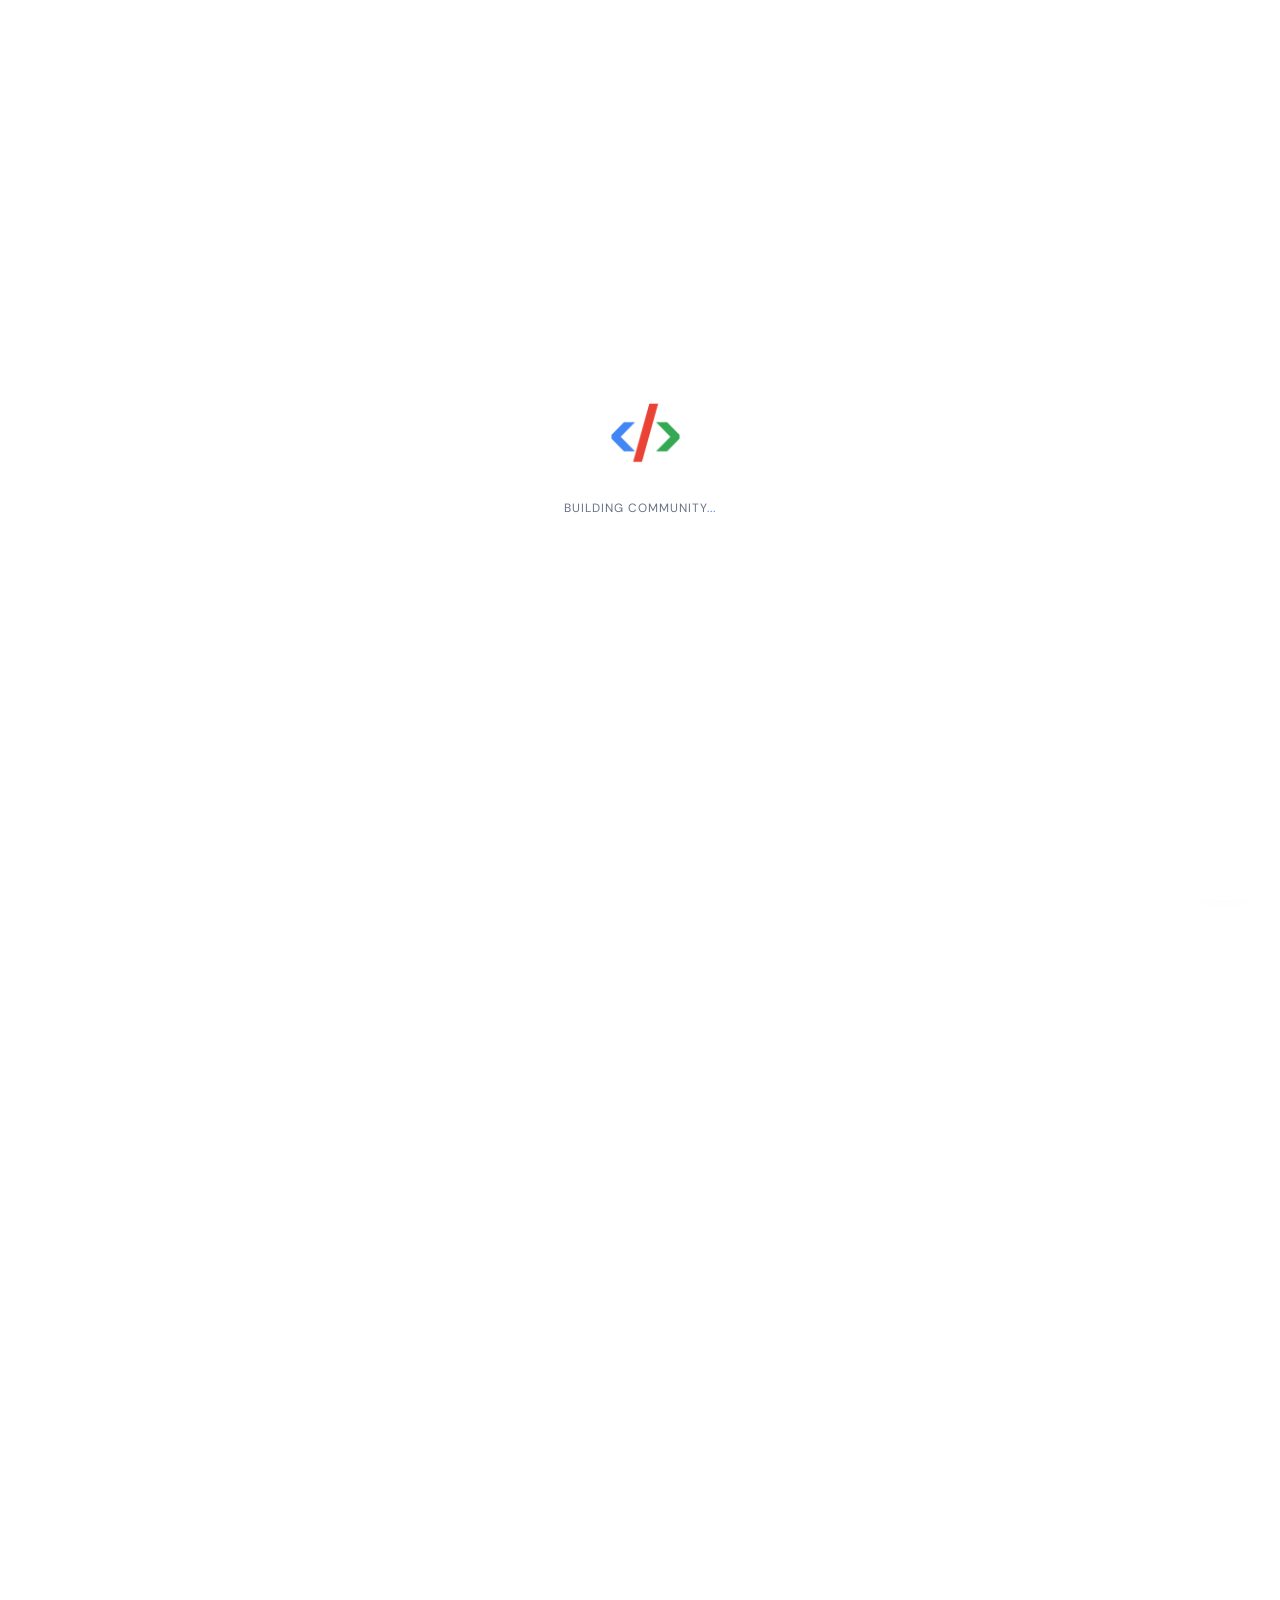
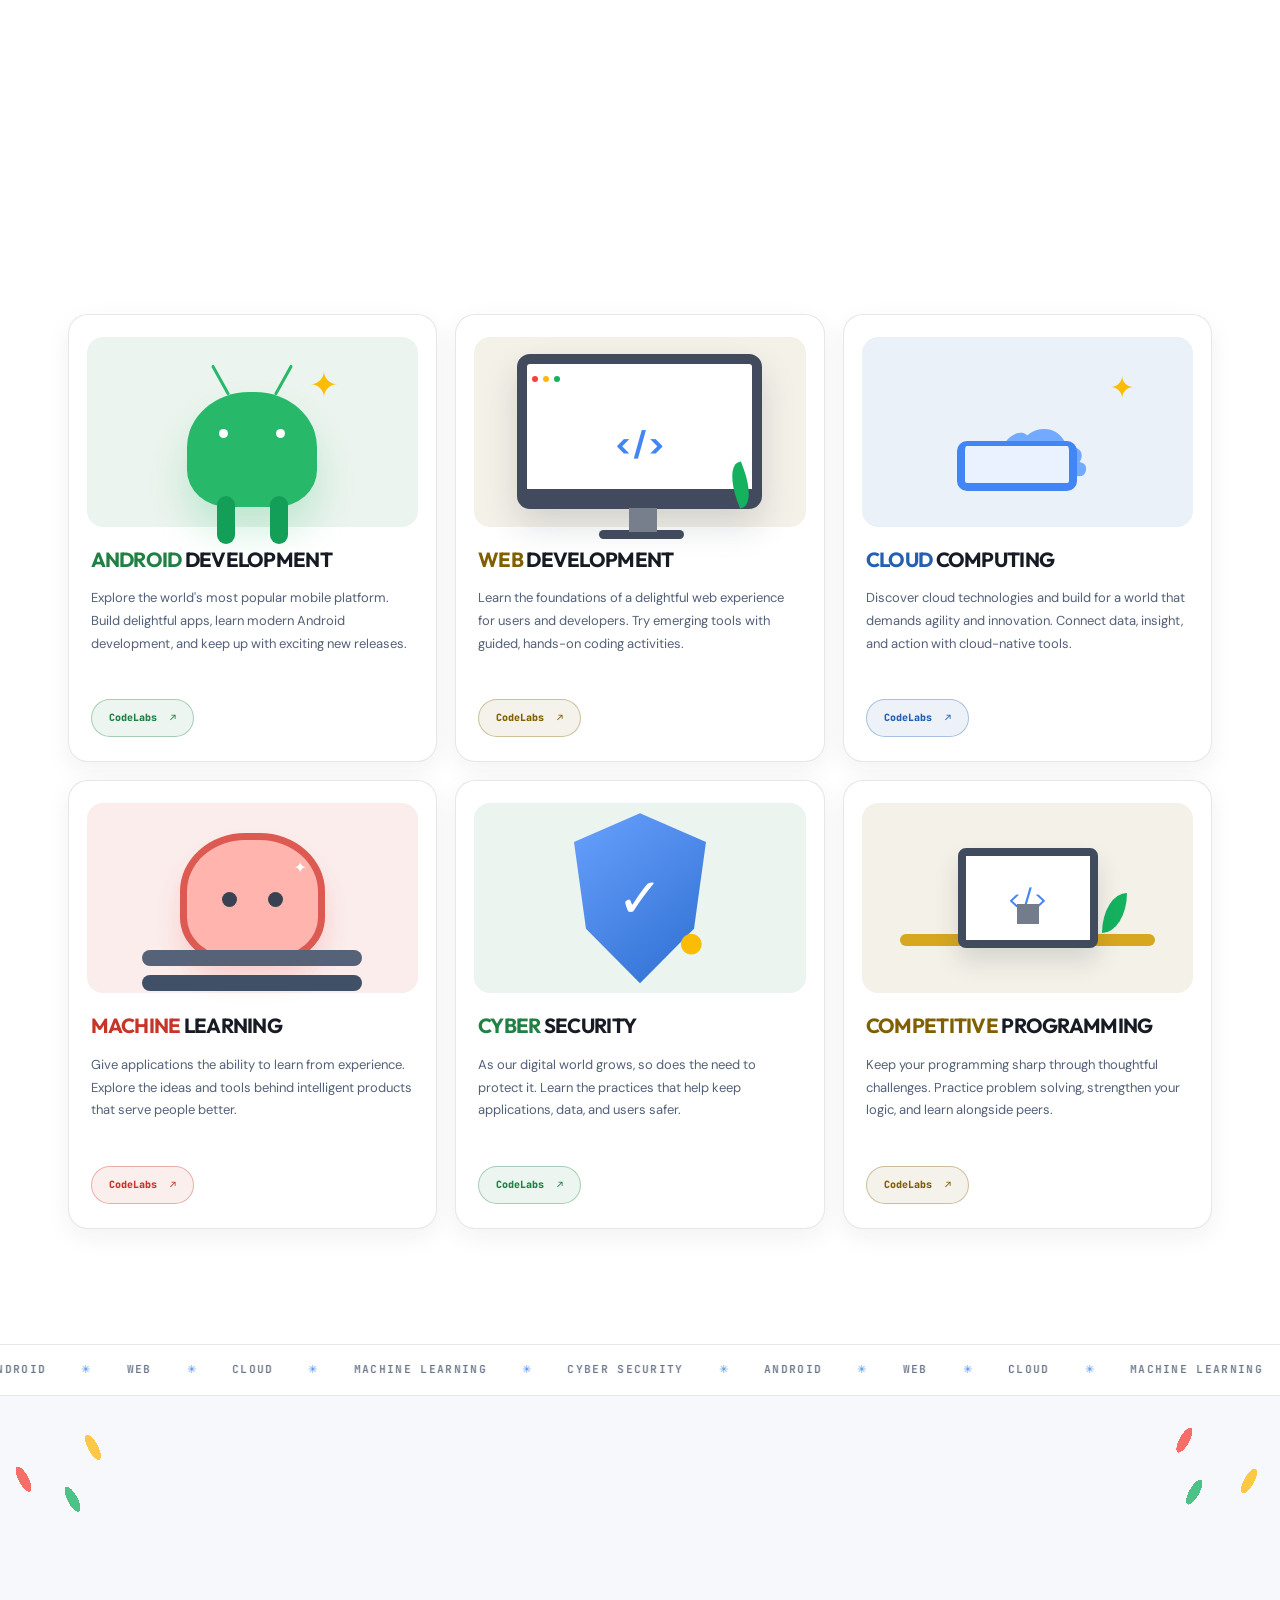
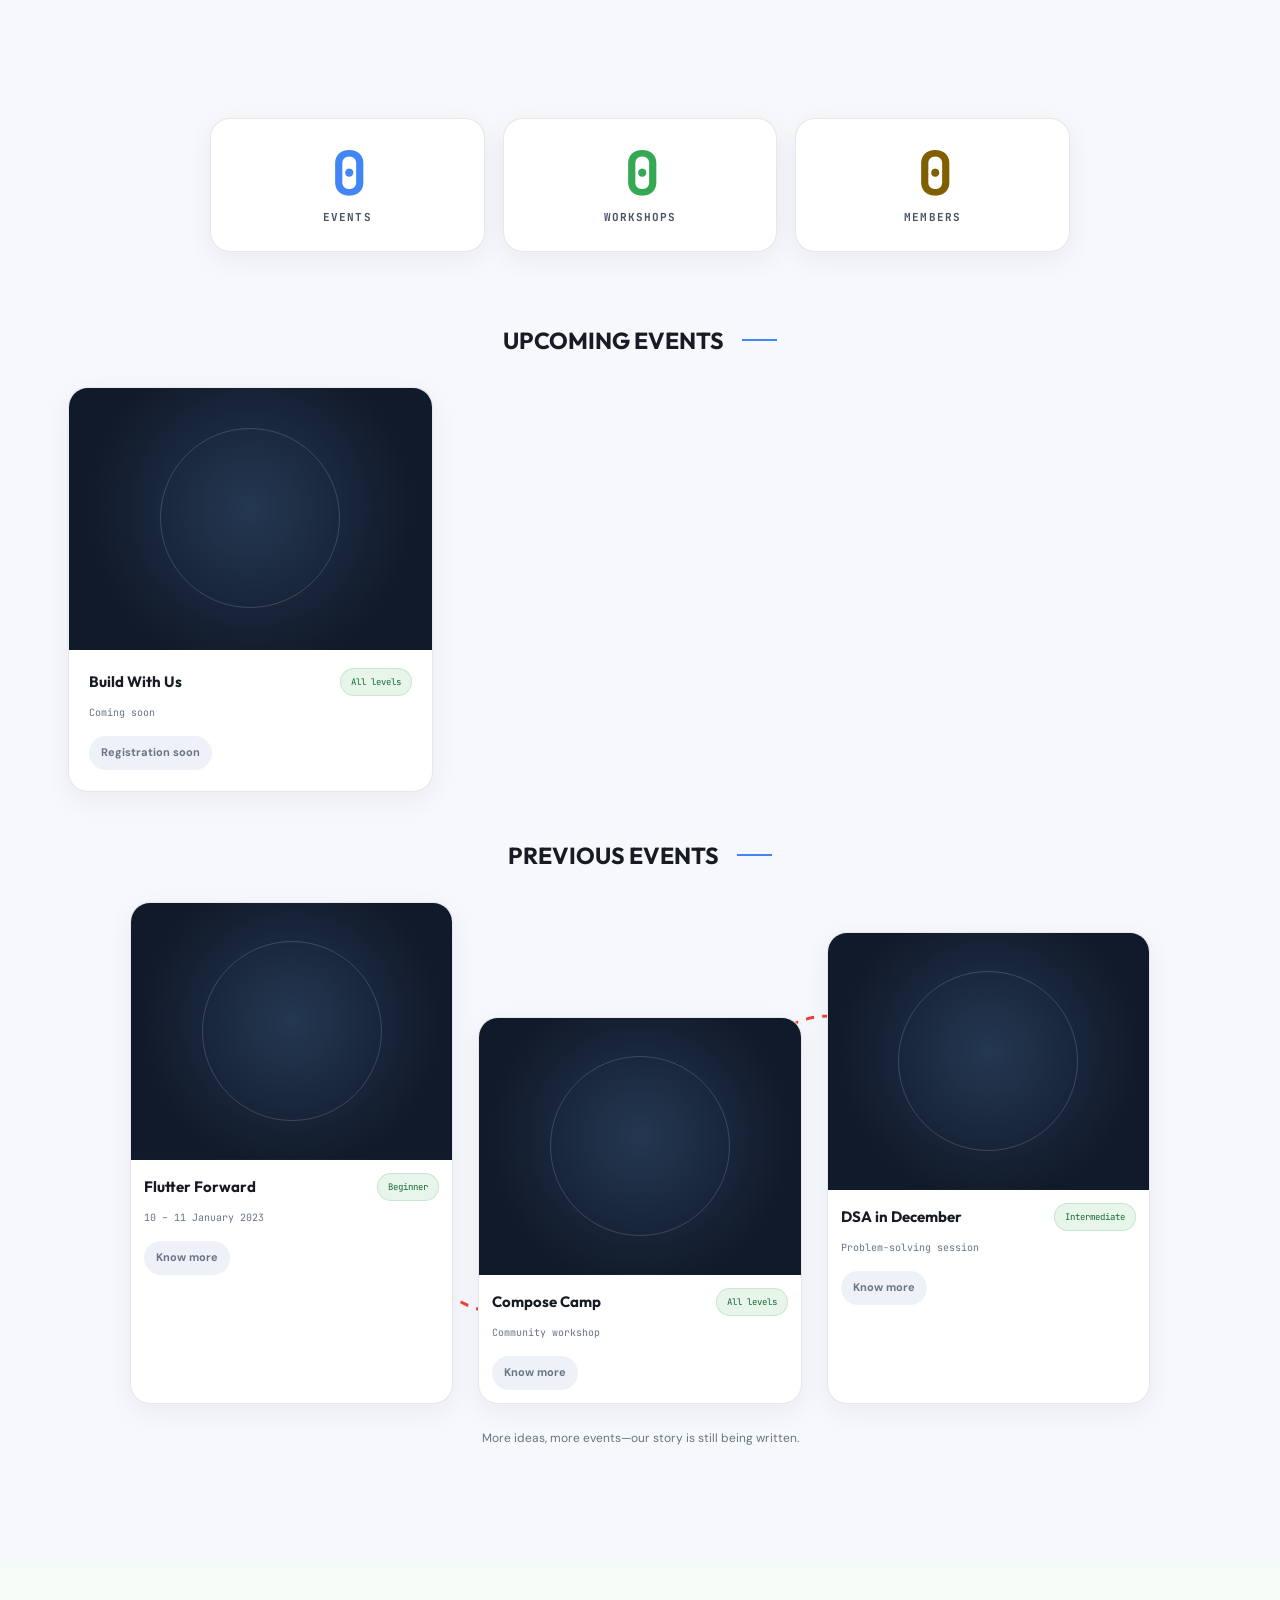
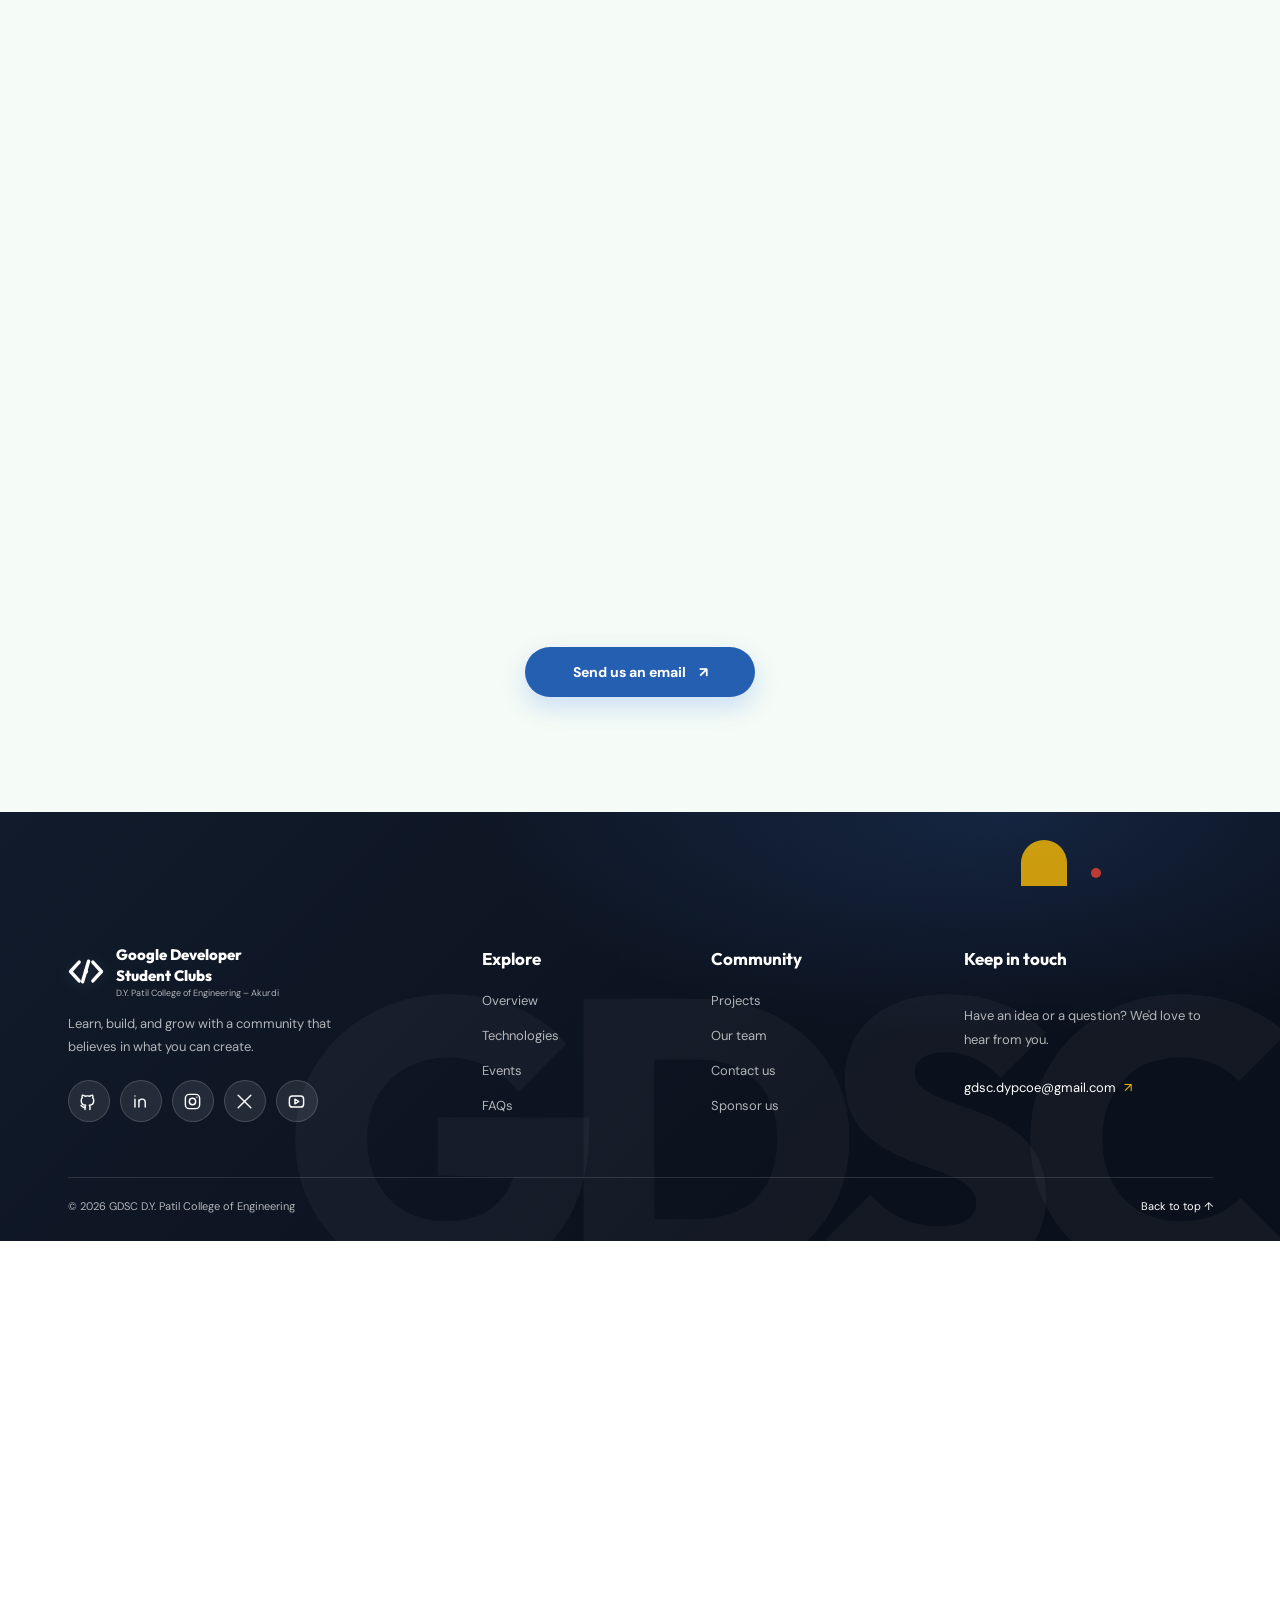
<file: index.html>
<!doctype html>
<html lang="en">
<head>
  <meta charset="utf-8">
  <meta name="viewport" content="width=device-width, initial-scale=1">
  <meta http-equiv="refresh" content="0; url=gdsc-website/index.html">
  <title>GDSC D.Y. Patil College of Engineering</title>
</head>
<body>
  <p>Opening the GDSC website… <a href="gdsc-website/index.html">Continue to the website</a>.</p>
</body>
</html>
</file>
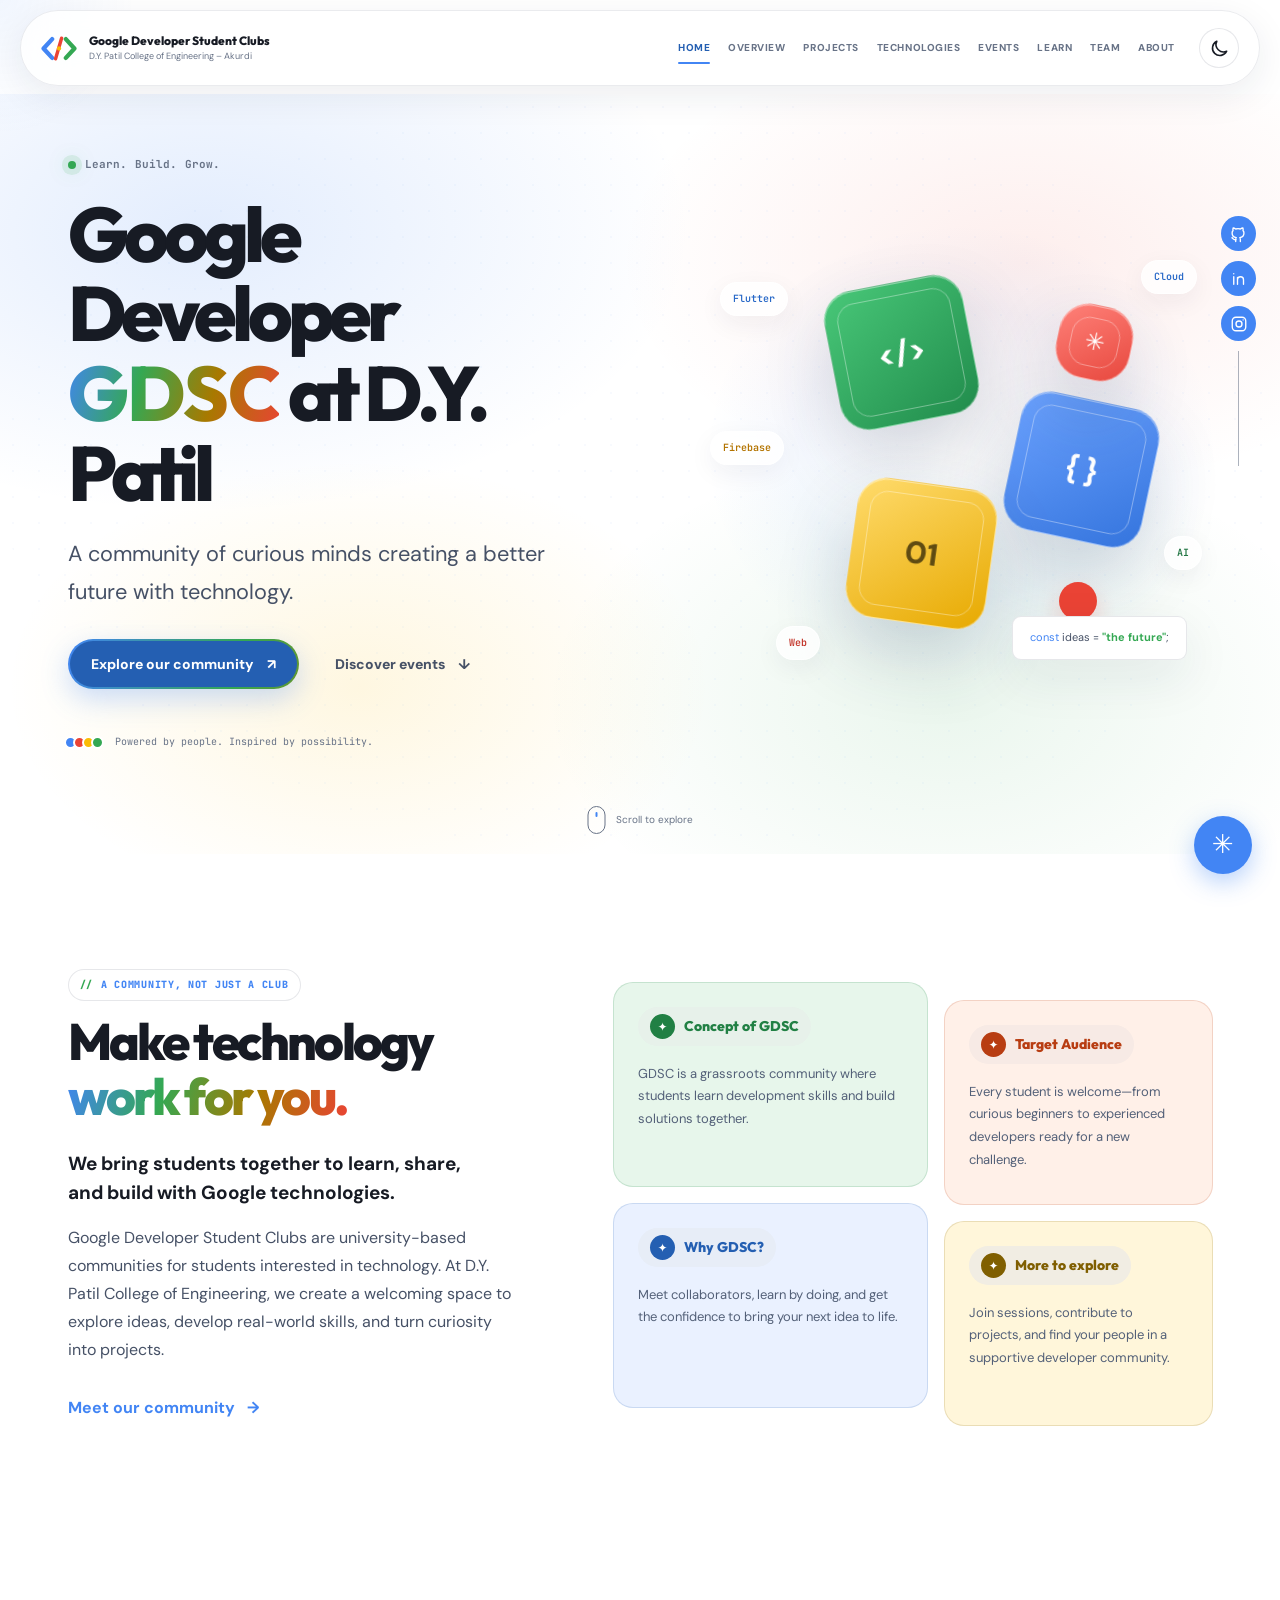
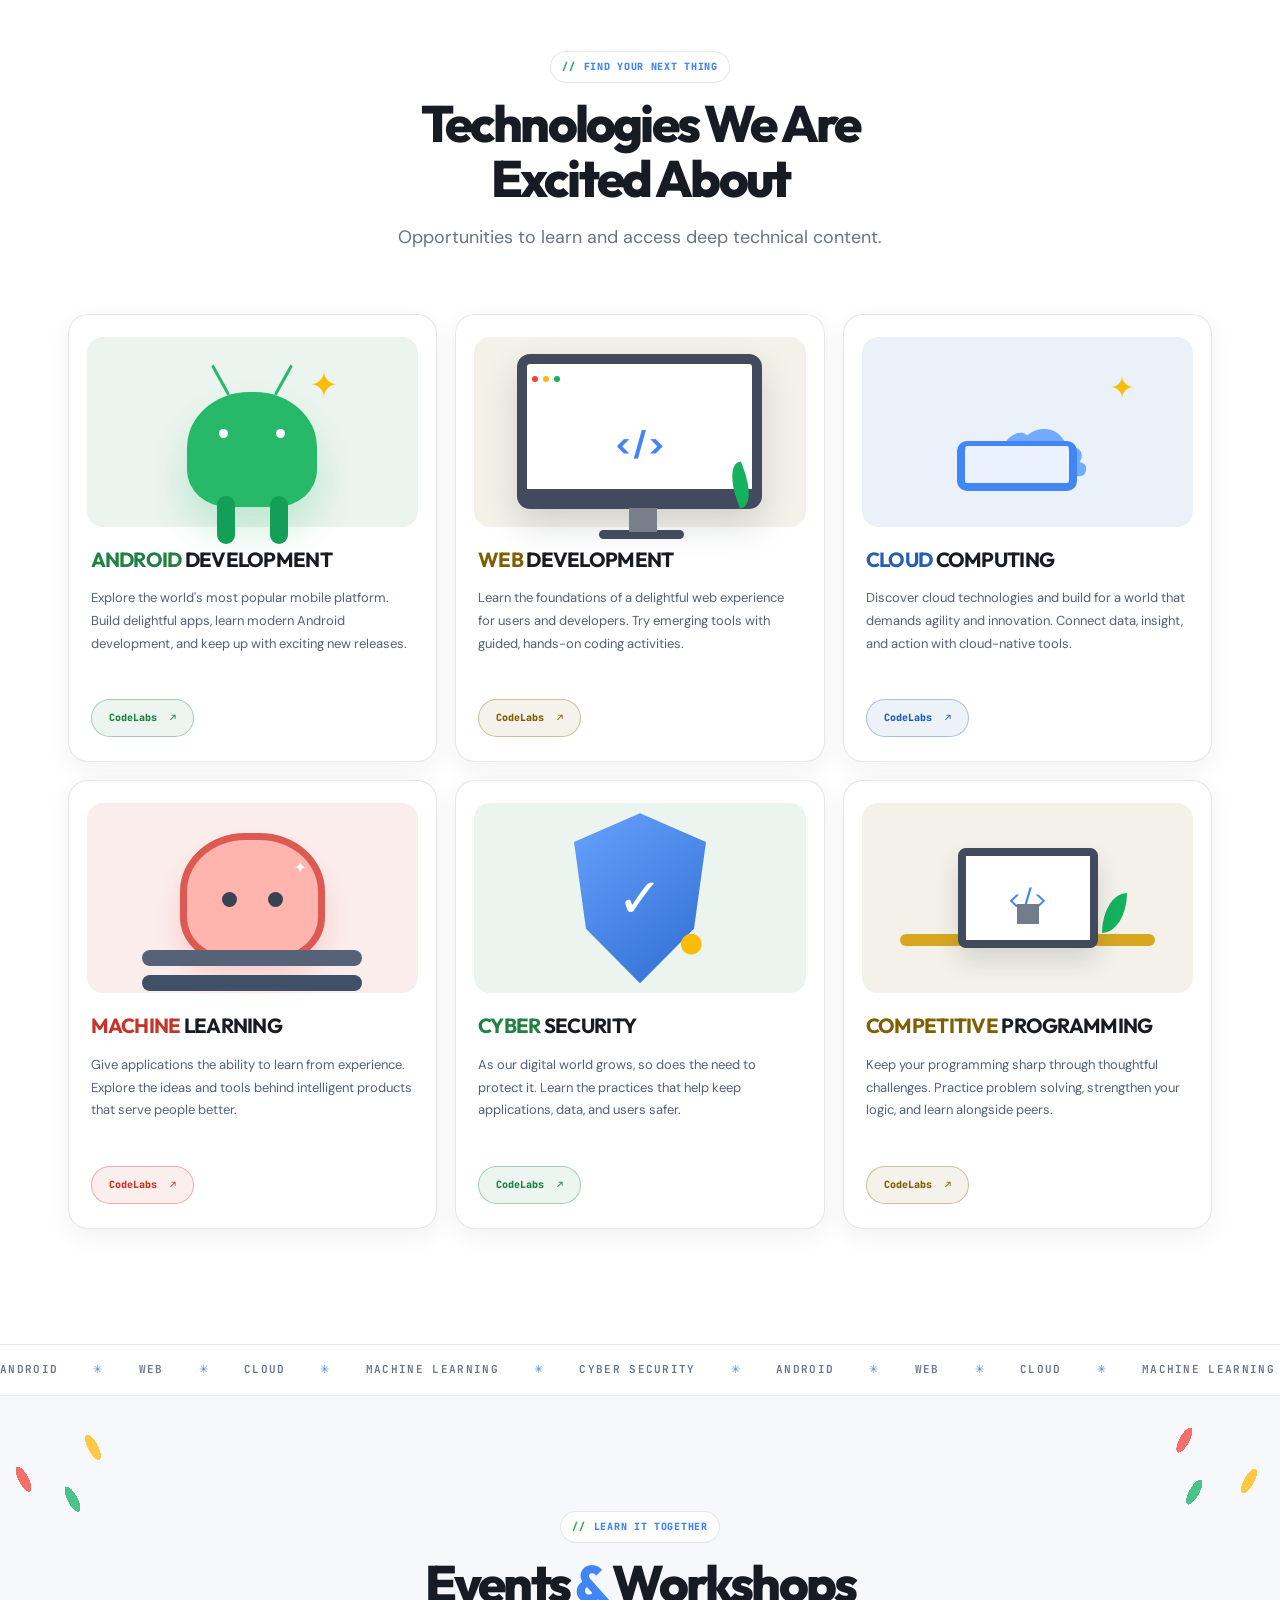
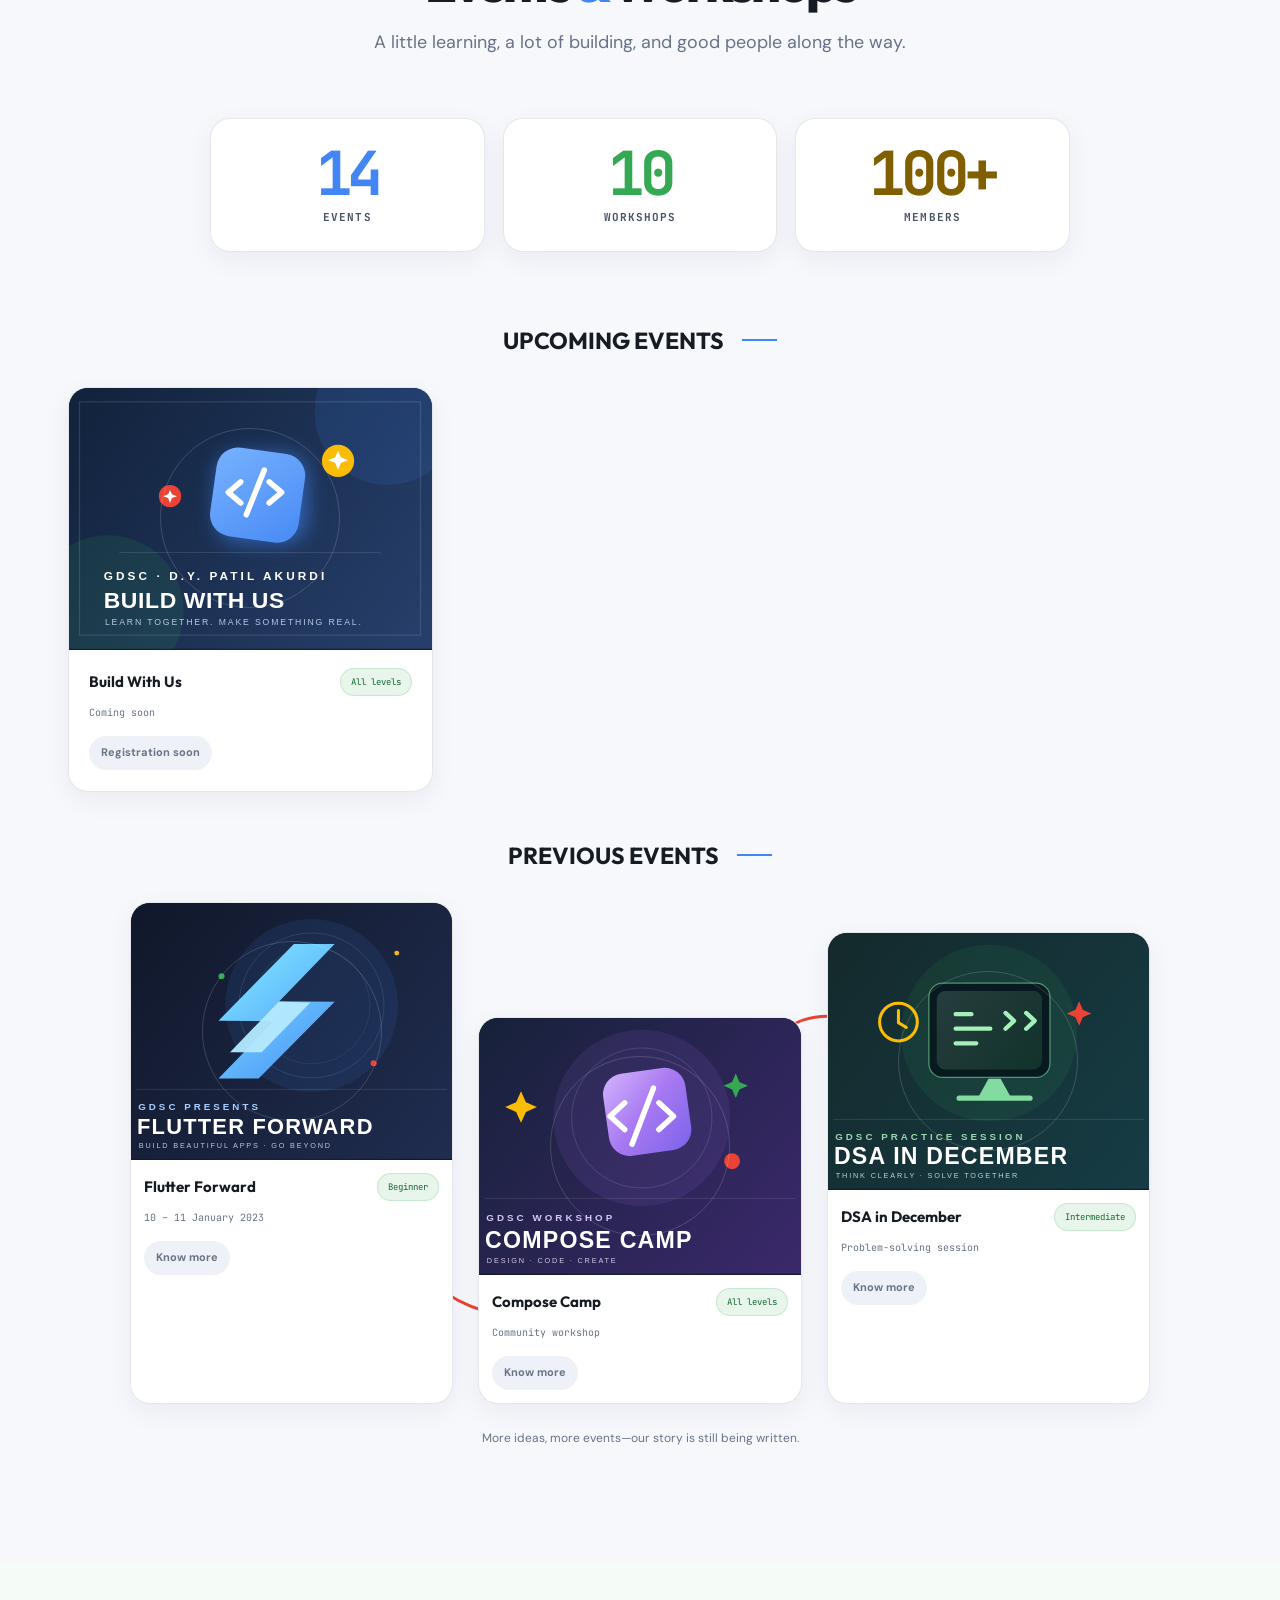
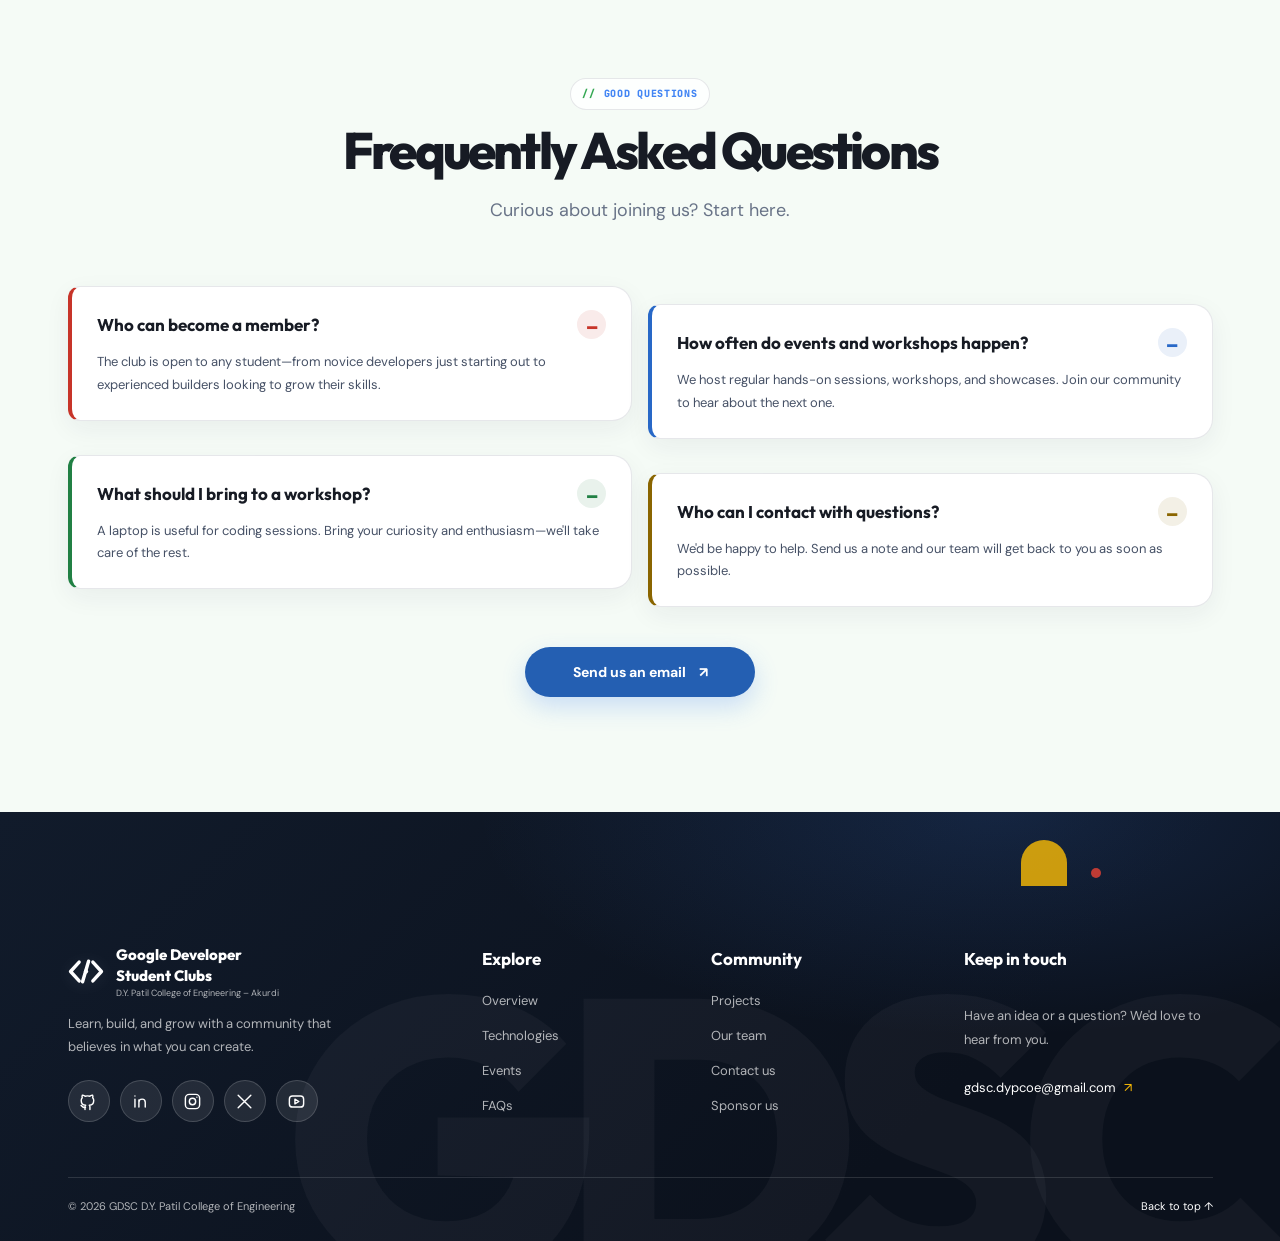
<file: gdsc-website/index.html>
<!doctype html>
<html lang="en">
<head>
  <meta charset="utf-8">
  <meta name="viewport" content="width=device-width, initial-scale=1">
  <meta name="theme-color" content="#ffffff">
  <meta name="description" content="Google Developer Student Club at D.Y. Patil College of Engineering, Akurdi: learn, build, and grow together.">
  <title>GDSC D.Y. Patil College of Engineering – Akurdi</title>
  <link rel="preconnect" href="https://fonts.googleapis.com">
  <link rel="preconnect" href="https://fonts.gstatic.com" crossorigin>
  <link href="https://fonts.googleapis.com/css2?family=DM+Sans:wght@400;500;600;700&family=JetBrains+Mono:wght@400;500;600&family=Outfit:wght@400;500;600;700;800&display=swap" rel="stylesheet">
  <link rel="stylesheet" href="css/tokens.css">
  <link rel="stylesheet" href="css/base.css">
  <link rel="stylesheet" href="css/layout.css">
  <link rel="stylesheet" href="css/components.css">
  <link rel="stylesheet" href="css/sections.css">
  <link rel="stylesheet" href="css/responsive.css">
  <link rel="stylesheet" href="css/visual.css">
  <script src="js/theme.js" defer></script>
  <script src="js/nav.js" defer></script>
  <script src="js/preloader.js" defer></script>
  <script src="js/overview.js" defer></script>
  <script src="js/events.js" defer></script>
  <script src="js/faq.js" defer></script>
  <script src="js/chatbot.js" defer></script>
  <script src="js/main.js" defer></script>
</head>
<body>
  <div class="scroll-progress" aria-hidden="true"></div>
  <div class="cursor-glow" aria-hidden="true"></div>
  <a class="skip-link" href="#main">Skip to content</a>
  <div class="preloader" aria-hidden="true">
    <span class="preloader__mark"><b>&lt;</b><i>/</i><b>&gt;</b></span>
    <span class="preloader__label">Building community<span>...</span></span>
  </div>
  <header class="site-header">
    <nav class="navbar container" aria-label="Main navigation">
      <button class="icon-button navbar__menu" type="button" aria-label="Open navigation menu" aria-expanded="false" aria-controls="mobile-drawer">
        <svg viewBox="0 0 24 24" aria-hidden="true"><path d="M4 6h16M4 12h16M4 18h16"/></svg>
      </button>
      <a class="brand" href="#home" aria-label="GDSC D.Y. Patil College of Engineering home">
        <svg class="brand__mark" viewBox="0 0 42 32" aria-hidden="true"><path d="M13 5 3 16l10 11" fill="none" stroke="#4285F4" stroke-linecap="round" stroke-linejoin="round" stroke-width="5"/><path d="m29 5 10 11-10 11" fill="none" stroke="#34A853" stroke-linecap="round" stroke-linejoin="round" stroke-width="5"/><path d="m24 4-7 24" fill="none" stroke="#EA4335" stroke-linecap="round" stroke-width="4"/><circle cx="21" cy="16" r="2.5" fill="#FBBC05"/></svg>
        <span class="brand__copy"><strong>Google Developer Student Clubs</strong><small>D.Y. Patil College of Engineering – Akurdi</small></span>
      </a>
      <div class="navbar__links">
        <a class="nav-link is-active" href="#home">Home</a>
        <a class="nav-link" href="#overview">Overview</a>
        <a class="nav-link" href="#projects">Projects</a>
        <a class="nav-link" href="#technologies">Technologies</a>
        <a class="nav-link" href="#events">Events</a>
        <a class="nav-link" href="#technologies">Learn</a>
        <a class="nav-link" href="#team">Team</a>
        <a class="nav-link" href="contact.html">About</a>
      </div>
      <button class="theme-toggle icon-button" type="button" aria-label="Switch to dark theme" title="Toggle color theme">
        <svg class="theme-toggle__moon" viewBox="0 0 24 24" aria-hidden="true"><path d="M20.2 15.1A8.5 8.5 0 0 1 8.9 3.8 8.5 8.5 0 1 0 20.2 15.1Z"/></svg>
        <svg class="theme-toggle__sun" viewBox="0 0 24 24" aria-hidden="true"><circle cx="12" cy="12" r="4"/><path d="M12 2v2m0 16v2M4.93 4.93l1.42 1.42m11.3 11.3 1.42 1.42M2 12h2m16 0h2M4.93 19.07l1.42-1.42m11.3-11.3 1.42-1.42"/></svg>
      </button>
    </nav>
  </header>
  <div class="drawer-backdrop" data-drawer-close hidden></div>
  <aside class="mobile-drawer" id="mobile-drawer" aria-label="Mobile navigation" aria-hidden="true">
    <div class="mobile-drawer__head">
      <a class="brand" href="#home">
        <svg class="brand__mark" viewBox="0 0 42 32" aria-hidden="true"><path d="M13 5 3 16l10 11" fill="none" stroke="#4285F4" stroke-linecap="round" stroke-linejoin="round" stroke-width="5"/><path d="m29 5 10 11-10 11" fill="none" stroke="#34A853" stroke-linecap="round" stroke-linejoin="round" stroke-width="5"/><path d="m24 4-7 24" fill="none" stroke="#EA4335" stroke-linecap="round" stroke-width="4"/><circle cx="21" cy="16" r="2.5" fill="#FBBC05"/></svg>
        <span class="brand__copy"><strong>Google Developer Student Clubs</strong><small>D.Y. Patil College of Engineering</small></span>
      </a>
      <button class="icon-button mobile-drawer__close" type="button" aria-label="Close navigation menu">
        <svg viewBox="0 0 24 24" aria-hidden="true"><path d="m6 6 12 12M18 6 6 18"/></svg>
      </button>
    </div>
    <nav class="mobile-drawer__links" aria-label="Mobile navigation links">
      <a class="drawer-link is-active" href="#home">Home</a><a class="drawer-link" href="#overview">Overview</a>
      <a class="drawer-link" href="#projects">Projects</a><a class="drawer-link" href="#technologies">Technologies</a>
      <a class="drawer-link" href="#events">Workshop</a><a class="drawer-link" href="contact.html">Contact us</a>
      <a class="drawer-link" href="#team">Team</a><a class="drawer-link" href="contact.html">About</a>
    </nav>
    <div class="drawer-theme">
      <p>Colour Scheme</p>
      <div class="theme-segment" role="group" aria-label="Choose color scheme">
        <button type="button" data-theme-choice="light">Light</button><button type="button" data-theme-choice="dark">Dark</button>
      </div>
    </div>
  </aside>

  <main id="main">
    <section class="hero section-anchor" id="home" aria-labelledby="hero-title">
      <div class="hero__grid container">
        <div class="hero__content reveal">
          <p class="eyebrow"><span class="eyebrow__dot"></span> <span data-rotating-tagline>Learn. Build. Grow.</span></p>
          <h1 id="hero-title">Google Developer<br><span class="google-word"><i>G</i><i>D</i><i>S</i><i>C</i></span> at D.Y. Patil</h1>
          <p class="hero__subtitle">A community of curious minds creating a better future with technology.</p>
          <div class="hero__actions">
            <a class="button button--primary" href="#overview">Explore our community <span aria-hidden="true">↗</span></a>
            <a class="button button--text" href="#events">Discover events <span aria-hidden="true">↓</span></a>
          </div>
          <div class="hero__proof"><span class="proof-dots" aria-hidden="true"><b></b><b></b><b></b><b></b></span><span>Powered by people. Inspired by possibility.</span></div>
        </div>
        <div class="hero-art reveal" aria-label="Abstract colorful coding shapes" role="img">
          <div class="hero-art__halo"></div>
          <div class="hero-art__cube hero-art__cube--green"><span>&lt;/&gt;</span></div>
          <div class="hero-art__cube hero-art__cube--blue"><span>{ }</span></div>
          <div class="hero-art__cube hero-art__cube--yellow"><span>01</span></div>
          <div class="hero-art__cube hero-art__cube--red"><span>✳</span></div>
          <div class="hero-art__orb"></div>
          <div class="hero-art__code"><span>const</span> ideas = <b>"the future"</b>;</div>
          <span class="hero-chip hero-chip--flutter">Flutter</span>
          <span class="hero-chip hero-chip--firebase">Firebase</span>
          <span class="hero-chip hero-chip--cloud">Cloud</span>
          <span class="hero-chip hero-chip--ai">AI</span>
          <span class="hero-chip hero-chip--web">Web</span>
        </div>
      </div>
      <a class="hero__scroll" href="#overview"><span></span> Scroll to explore</a>
    </section>

    <section class="overview section section-anchor" id="overview" aria-labelledby="overview-title">
      <div class="container overview__layout">
        <div class="overview__intro reveal">
          <p class="section-kicker">A community, not just a club</p>
          <h2 class="section-title section-title--left" id="overview-title">Make technology<br><span>work for you.</span></h2>
          <p class="overview__lead">We bring students together to learn, share, and build with Google technologies.</p>
          <p class="body-copy">Google Developer Student Clubs are university-based communities for students interested in technology. At D.Y. Patil College of Engineering, we create a welcoming space to explore ideas, develop real-world skills, and turn curiosity into projects.</p>
          <a class="inline-link" href="contact.html">Meet our community <span aria-hidden="true">→</span></a>
        </div>
        <div class="overview__concepts" aria-label="About GDSC">
          <article class="concept concept--green reveal">
            <button class="concept__trigger" type="button" aria-expanded="true"><span>Concept of GDSC</span><span class="concept__chevron" aria-hidden="true">⌄</span></button>
            <div class="concept__body"><p>GDSC is a grassroots community where students learn development skills and build solutions together.</p></div>
          </article>
          <article class="concept concept--orange reveal">
            <button class="concept__trigger" type="button" aria-expanded="true"><span>Target Audience</span><span class="concept__chevron" aria-hidden="true">⌄</span></button>
            <div class="concept__body"><p>Every student is welcome—from curious beginners to experienced developers ready for a new challenge.</p></div>
          </article>
          <article class="concept concept--blue reveal">
            <button class="concept__trigger" type="button" aria-expanded="true"><span>Why GDSC?</span><span class="concept__chevron" aria-hidden="true">⌄</span></button>
            <div class="concept__body"><p>Meet collaborators, learn by doing, and get the confidence to bring your next idea to life.</p></div>
          </article>
          <article class="concept concept--yellow reveal">
            <button class="concept__trigger" type="button" aria-expanded="true"><span>More to explore</span><span class="concept__chevron" aria-hidden="true">⌄</span></button>
            <div class="concept__body"><p>Join sessions, contribute to projects, and find your people in a supportive developer community.</p></div>
          </article>
        </div>
      </div>
    </section>

    <section class="technologies section-anchor" id="technologies" aria-labelledby="technologies-title">
      <div class="section-heading container reveal">
        <p class="section-kicker">Find your next thing</p>
        <h2 class="section-title" id="technologies-title">Technologies We Are<br class="desktop-break"> Excited About</h2>
        <p class="section-subtitle">Opportunities to learn and access deep technical content.</p>
      </div>
      <div class="tech-list">
        <article class="tech-row tech-row--green" id="projects">
          <div class="tech-row__inner container">
            <div class="tech-art tech-art--android" role="img" aria-label="Illustration of an Android-inspired robot"><span class="android-bot"><i></i><b></b><em></em></span><span class="art-spark art-spark--one">✦</span></div>
            <div class="tech-row__copy"><h3><span>Android</span> Development</h3><p>Explore the world's most popular mobile platform. Build delightful apps, learn modern Android development, and keep up with exciting new releases.</p><a class="button button--outline" href="https://developer.android.com/courses" target="_blank" rel="noreferrer">CodeLabs <span aria-hidden="true">↗</span></a></div>
          </div>
        </article>
        <article class="tech-row tech-row--yellow">
          <div class="tech-row__inner container tech-row__inner--reverse">
            <div class="tech-art tech-art--web" role="img" aria-label="Illustration of a desktop browser"><div class="browser-art"><span></span><span></span><span></span><b>&lt;/&gt;</b></div><i class="art-plant"></i></div>
            <div class="tech-row__copy"><h3><span>Web</span> Development</h3><p>Learn the foundations of a delightful web experience for users and developers. Try emerging tools with guided, hands-on coding activities.</p><a class="button button--outline" href="https://web.dev/learn/" target="_blank" rel="noreferrer">CodeLabs <span aria-hidden="true">↗</span></a></div>
          </div>
        </article>
        <article class="tech-row tech-row--blue">
          <div class="tech-row__inner container">
            <div class="tech-art tech-art--cloud" role="img" aria-label="Illustration of a cloud and connected devices"><div class="cloud-art"><span>☁</span><b>✦</b><i></i></div></div>
            <div class="tech-row__copy"><h3><span>Cloud</span> Computing</h3><p>Discover cloud technologies and build for a world that demands agility and innovation. Connect data, insight, and action with cloud-native tools.</p><a class="button button--outline" href="https://cloud.google.com/learn" target="_blank" rel="noreferrer">CodeLabs <span aria-hidden="true">↗</span></a></div>
          </div>
        </article>
        <article class="tech-row tech-row--red">
          <div class="tech-row__inner container tech-row__inner--reverse">
            <div class="tech-art tech-art--ml" role="img" aria-label="Illustration of a friendly machine learning robot"><div class="ml-head"><span>✦</span><i></i><b></b></div><div class="ml-desk"></div></div>
            <div class="tech-row__copy"><h3><span>Machine</span> Learning</h3><p>Give applications the ability to learn from experience. Explore the ideas and tools behind intelligent products that serve people better.</p><a class="button button--outline" href="https://developers.google.com/machine-learning" target="_blank" rel="noreferrer">CodeLabs <span aria-hidden="true">↗</span></a></div>
          </div>
        </article>
        <article class="tech-row tech-row--green">
          <div class="tech-row__inner container">
            <div class="tech-art tech-art--security" role="img" aria-label="Illustration of a shield protecting an app"><div class="shield-art"><span>✓</span></div><i class="shield-lock">●</i></div>
            <div class="tech-row__copy"><h3><span>Cyber</span> Security</h3><p>As our digital world grows, so does the need to protect it. Learn the practices that help keep applications, data, and users safer.</p><a class="button button--outline" href="https://developers.google.com/learn/topics/security" target="_blank" rel="noreferrer">CodeLabs <span aria-hidden="true">↗</span></a></div>
          </div>
        </article>
        <article class="tech-row tech-row--yellow">
          <div class="tech-row__inner container tech-row__inner--reverse">
            <div class="tech-art tech-art--coding" role="img" aria-label="Illustration of a student coding at a desk"><div class="coding-screen">&lt;/&gt;</div><div class="coding-desk"></div><i></i></div>
            <div class="tech-row__copy"><h3><span>Competitive</span> Programming</h3><p>Keep your programming sharp through thoughtful challenges. Practice problem solving, strengthen your logic, and learn alongside peers.</p><a class="button button--outline" href="https://codingcompetitions.withgoogle.com/" target="_blank" rel="noreferrer">CodeLabs <span aria-hidden="true">↗</span></a></div>
          </div>
        </article>
      </div>
    </section>

    <div class="tech-marquee" aria-hidden="true"><div class="tech-marquee__track"><span>ANDROID</span><i>✳</i><span>WEB</span><i>✳</i><span>CLOUD</span><i>✳</i><span>MACHINE LEARNING</span><i>✳</i><span>CYBER SECURITY</span><i>✳</i><span>ANDROID</span><i>✳</i><span>WEB</span><i>✳</i><span>CLOUD</span><i>✳</i><span>MACHINE LEARNING</span><i>✳</i><span>CYBER SECURITY</span><i>✳</i></div></div>

    <section class="events section section-anchor" id="events" aria-labelledby="events-title">
      <div class="events__confetti events__confetti--left" aria-hidden="true"></div><div class="events__confetti events__confetti--right" aria-hidden="true"></div>
      <div class="container">
        <div class="section-heading reveal">
          <p class="section-kicker">Learn it together</p>
          <h2 class="section-title" id="events-title">Events <span class="google-blue">&</span> Workshops</h2>
          <p class="section-subtitle">A little learning, a lot of building, and good people along the way.</p>
        </div>
        <div class="event-stats" aria-label="Community activity">
          <div class="event-stat"><strong data-count="14">0</strong><span>Events</span></div>
          <div class="event-stat"><strong data-count="10">0</strong><span>Workshops</span></div>
          <div class="event-stat"><strong data-count="100" data-suffix="+">0</strong><span>Members</span></div>
        </div>
        <div class="event-group">
          <div class="subsection-heading"><h3>Upcoming Events</h3><span></span></div>
          <div class="event-grid" id="upcoming-events" aria-live="polite"></div>
        </div>
        <div class="event-group event-group--previous">
          <div class="subsection-heading"><h3>Previous Events</h3><span></span></div>
          <div class="event-timeline" id="event-timeline" aria-label="Previous events timeline">
            <svg class="event-timeline__path" viewBox="0 0 1000 340" preserveAspectRatio="none" aria-hidden="true"><path d="M20 55 C190 55 210 280 380 280 S560 50 710 80 S850 290 980 280"/></svg>
            <div class="timeline-grid" id="previous-events"></div>
          </div>
          <p class="events__note">More ideas, more events—our story is still being written.</p>
        </div>
      </div>
    </section>

    <section class="faq section section-anchor" id="faq" aria-labelledby="faq-title">
      <div class="container">
        <div class="section-heading reveal">
          <p class="section-kicker">Good questions</p><h2 class="section-title" id="faq-title">Frequently Asked Questions</h2>
          <p class="section-subtitle">Curious about joining us? Start here.</p>
        </div>
        <div class="faq-grid">
          <article class="faq-card faq-card--red reveal"><button class="faq-card__question" type="button" aria-expanded="true">Who can become a member?<span aria-hidden="true">−</span></button><div class="faq-card__answer"><p>The club is open to any student—from novice developers just starting out to experienced builders looking to grow their skills.</p></div></article>
          <article class="faq-card faq-card--blue reveal"><button class="faq-card__question" type="button" aria-expanded="true">How often do events and workshops happen?<span aria-hidden="true">−</span></button><div class="faq-card__answer"><p>We host regular hands-on sessions, workshops, and showcases. Join our community to hear about the next one.</p></div></article>
          <article class="faq-card faq-card--green reveal"><button class="faq-card__question" type="button" aria-expanded="true">What should I bring to a workshop?<span aria-hidden="true">−</span></button><div class="faq-card__answer"><p>A laptop is useful for coding sessions. Bring your curiosity and enthusiasm—we'll take care of the rest.</p></div></article>
          <article class="faq-card faq-card--yellow reveal"><button class="faq-card__question" type="button" aria-expanded="true">Who can I contact with questions?<span aria-hidden="true">−</span></button><div class="faq-card__answer"><p>We'd be happy to help. Send us a note and our team will get back to you as soon as possible.</p></div></article>
        </div>
        <a class="button button--primary faq__email" href="mailto:gdsc.dypcoe@gmail.com">Send us an email <span aria-hidden="true">↗</span></a>
      </div>
    </section>
  </main>

  <aside class="social-rail" aria-label="Social media">
    <a href="https://github.com/" aria-label="GitHub"><svg viewBox="0 0 24 24" aria-hidden="true"><path d="M8.2 19.5c-4 .9-4-2-5.6-2.5m11.2 5v-3.1a2.7 2.7 0 0 0-.8-2.1c2.7-.3 5.6-1.3 5.6-6.2a4.8 4.8 0 0 0-1.3-3.3 4.5 4.5 0 0 0-.1-3.3s-1-.3-3.4 1.3a11.8 11.8 0 0 0-6.2 0C5.2 3.7 4.2 4 4.2 4a4.5 4.5 0 0 0-.1 3.3 4.8 4.8 0 0 0-1.3 3.3c0 4.9 2.9 5.9 5.6 6.2a2.7 2.7 0 0 0-.8 2.1V22"/></svg></a>
    <a href="https://www.linkedin.com/" aria-label="LinkedIn"><svg viewBox="0 0 24 24" aria-hidden="true"><path d="M5 9v10M5 5v.1M10 19v-6a4 4 0 0 1 8 0v6m-8-9v9"/></svg></a>
    <a href="https://www.instagram.com/" aria-label="Instagram"><svg viewBox="0 0 24 24" aria-hidden="true"><rect x="3" y="3" width="18" height="18" rx="5"/><circle cx="12" cy="12" r="4"/><path d="M17.5 6.5h.01"/></svg></a>
    <i></i>
  </aside>
  <footer class="site-footer section-anchor" id="team">
    <div class="footer-decoration" aria-hidden="true"><span></span><i></i></div>
    <div class="container footer__inner">
      <div class="footer__brand">
        <a class="brand brand--footer" href="#home">        <svg class="brand__mark" viewBox="0 0 42 32" aria-hidden="true"><path d="M13 5 3 16l10 11M29 5l10 11-10 11M24 4l-7 24" fill="none" stroke="#fff" stroke-linecap="round" stroke-linejoin="round" stroke-width="4"/><circle cx="21" cy="16" r="2.5" fill="#fff"/></svg><span class="brand__copy"><strong>Google Developer<br>Student Clubs</strong><small>D.Y. Patil College of Engineering – Akurdi</small></span></a>
        <p>Learn, build, and grow with a community that believes in what you can create.</p>
        <div class="footer-socials"><a href="https://github.com/" aria-label="GitHub"><svg viewBox="0 0 24 24" aria-hidden="true"><path d="M8.2 19.5c-4 .9-4-2-5.6-2.5m11.2 5v-3.1a2.7 2.7 0 0 0-.8-2.1c2.7-.3 5.6-1.3 5.6-6.2a4.8 4.8 0 0 0-1.3-3.3 4.5 4.5 0 0 0-.1-3.3s-1-.3-3.4 1.3a11.8 11.8 0 0 0-6.2 0C5.2 3.7 4.2 4 4.2 4a4.5 4.5 0 0 0-.1 3.3 4.8 4.8 0 0 0-1.3 3.3c0 4.9 2.9 5.9 5.6 6.2a2.7 2.7 0 0 0-.8 2.1V22"/></svg></a><a href="https://www.linkedin.com/" aria-label="LinkedIn"><svg viewBox="0 0 24 24" aria-hidden="true"><path d="M5 9v10M5 5v.1M10 19v-6a4 4 0 0 1 8 0v6m-8-9v9"/></svg></a><a href="https://www.instagram.com/" aria-label="Instagram"><svg viewBox="0 0 24 24" aria-hidden="true"><rect x="3" y="3" width="18" height="18" rx="5"/><circle cx="12" cy="12" r="4"/><path d="M17.5 6.5h.01"/></svg></a><a href="https://x.com/" aria-label="X"><svg viewBox="0 0 24 24" aria-hidden="true"><path d="m4 4 16 16M20 4 4 20"/></svg></a><a href="https://www.youtube.com/" aria-label="YouTube"><svg viewBox="0 0 24 24" aria-hidden="true"><rect x="3" y="5" width="18" height="14" rx="4"/><path d="m10 9 5 3-5 3z"/></svg></a></div>
      </div>
      <div class="footer__column"><h2>Explore</h2><a href="#overview">Overview</a><a href="#technologies">Technologies</a><a href="#events">Events</a><a href="#faq">FAQs</a></div>
      <div class="footer__column"><h2>Community</h2><a href="#projects">Projects</a><a href="#team">Our team</a><a href="contact.html">Contact us</a><a href="contact.html#sponsor">Sponsor us</a></div>
      <div class="footer__contact"><h2>Keep in touch</h2><p>Have an idea or a question? We'd love to hear from you.</p><a class="footer__contact-link" href="mailto:gdsc.dypcoe@gmail.com">gdsc.dypcoe@gmail.com <span aria-hidden="true">↗</span></a></div>
    </div>
    <div class="container footer__bottom"><span>© <span data-current-year></span> GDSC D.Y. Patil College of Engineering</span><a href="#home">Back to top ↑</a></div>
  </footer>
  <button class="back-to-top" type="button" aria-label="Back to top">↑</button>
  <div class="chat-widget">
    <section class="chat-panel" aria-label="GDSC chat assistant" aria-hidden="true">
      <header class="chat-panel__header"><span class="chat-avatar" aria-hidden="true">✳</span><span><strong>GDSC Assistant</strong><small>Here to help you explore</small></span><button class="icon-button chat-close" type="button" aria-label="Close chat"><svg viewBox="0 0 24 24" aria-hidden="true"><path d="m6 6 12 12M18 6 6 18"/></svg></button></header>
      <div class="chat-messages" aria-live="polite" aria-relevant="additions text"></div>
      <form class="chat-form"><label class="sr-only" for="chat-input">Message the GDSC assistant</label><input id="chat-input" name="message" type="text" placeholder="Type here something..." autocomplete="off" required><button class="chat-send" type="submit" aria-label="Send message"><svg viewBox="0 0 24 24" aria-hidden="true"><path d="m3 4 18 8-18 8 3-8-3-8Zm3 8h15" fill="none" stroke="currentColor" stroke-linecap="round" stroke-linejoin="round" stroke-width="2"/></svg></button></form>
    </section>
    <button class="chat-launcher" type="button" aria-label="Open GDSC chat assistant" aria-expanded="false"><span aria-hidden="true">✳</span></button>
  </div>
</body>
</html>
</file>
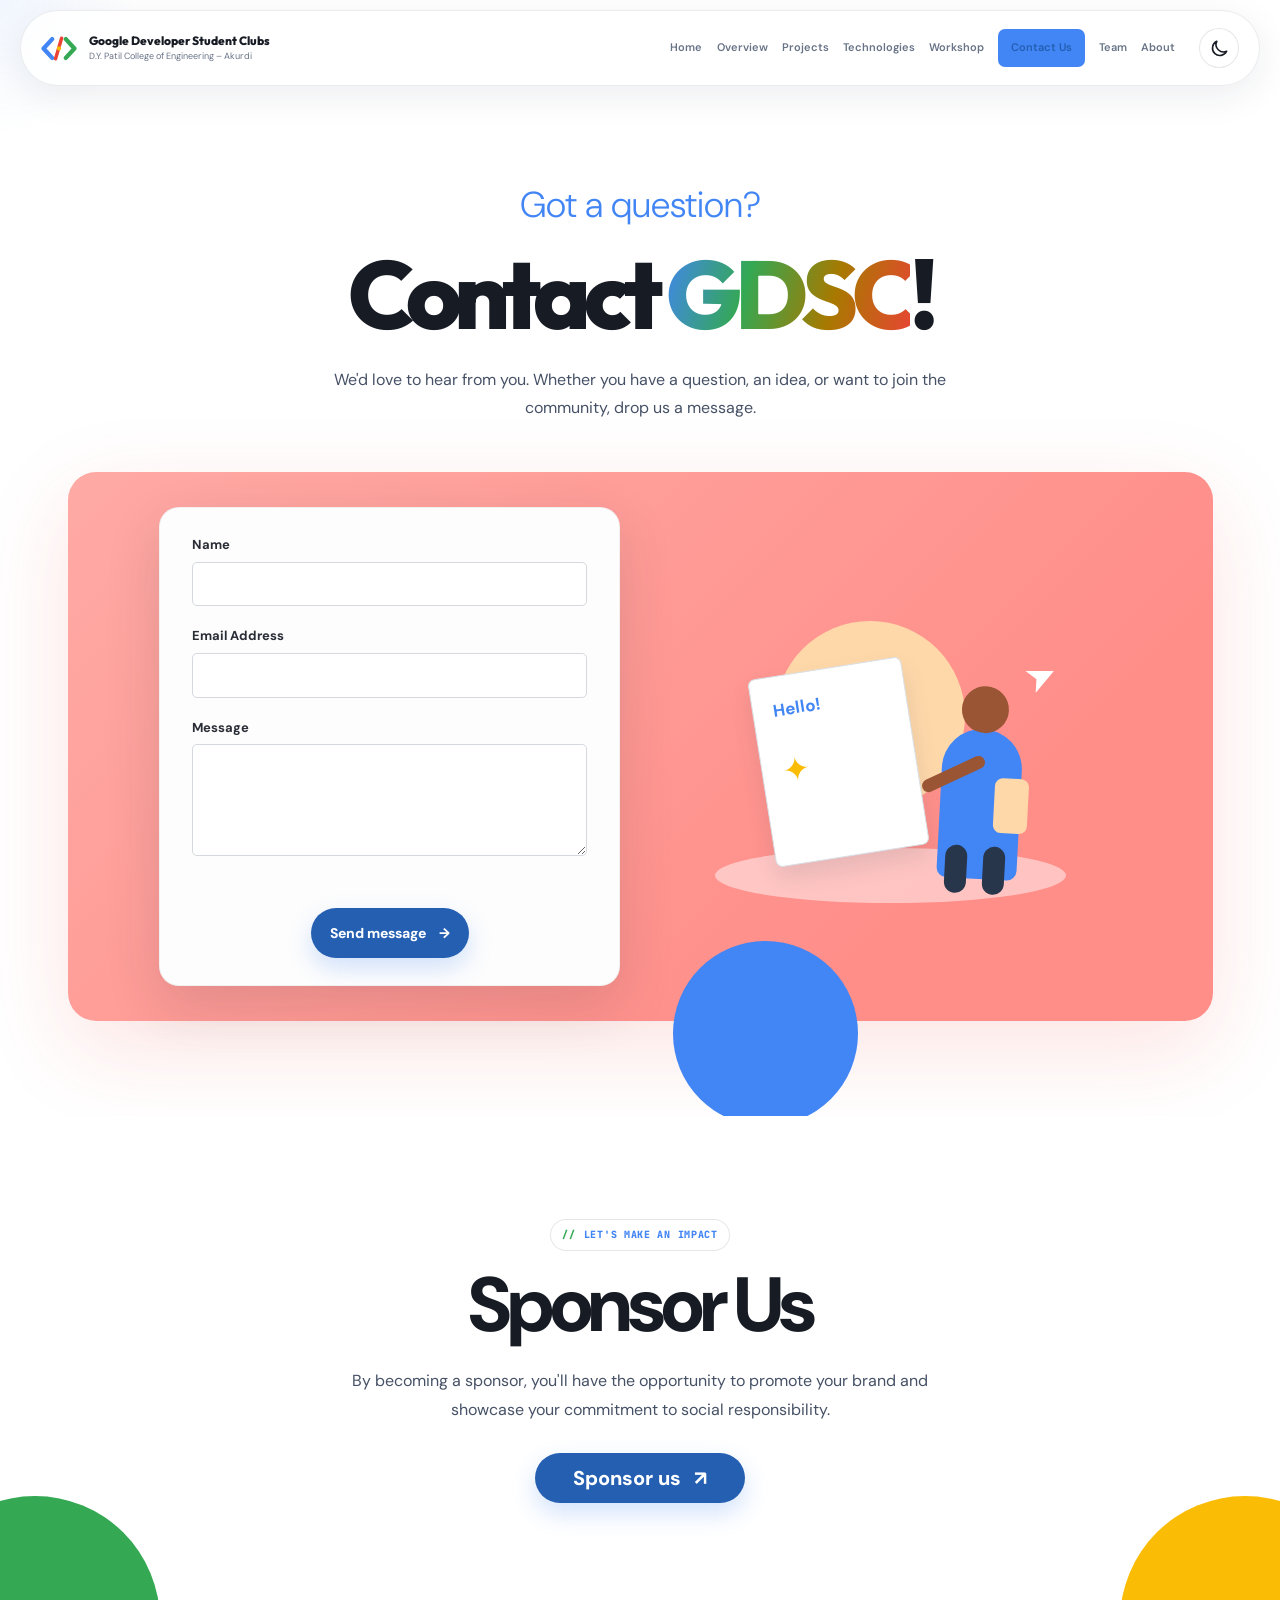
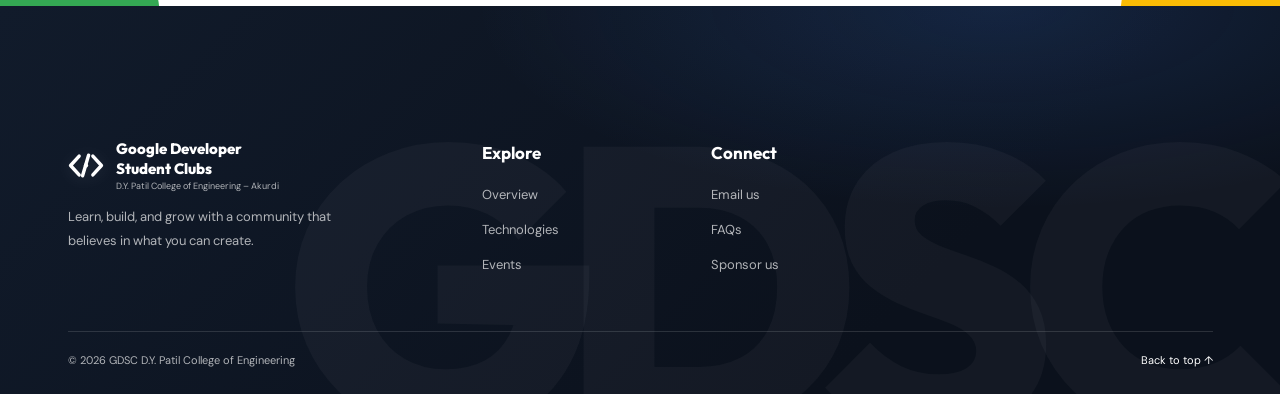
<file: gdsc-website/contact.html>
<!doctype html>
<html lang="en">
<head>
  <meta charset="utf-8">
  <meta name="viewport" content="width=device-width, initial-scale=1">
  <meta name="theme-color" content="#ffffff">
  <meta name="description" content="Contact the Google Developer Student Club at D.Y. Patil College of Engineering, Akurdi.">
  <title>Contact GDSC – D.Y. Patil College of Engineering</title>
  <link rel="preconnect" href="https://fonts.googleapis.com">
  <link rel="preconnect" href="https://fonts.gstatic.com" crossorigin>
  <link href="https://fonts.googleapis.com/css2?family=DM+Sans:wght@400;500;600;700&family=JetBrains+Mono:wght@400;500;600&family=Outfit:wght@400;500;600;700;800&display=swap" rel="stylesheet">
  <link rel="stylesheet" href="css/tokens.css"><link rel="stylesheet" href="css/base.css"><link rel="stylesheet" href="css/layout.css"><link rel="stylesheet" href="css/components.css"><link rel="stylesheet" href="css/sections.css"><link rel="stylesheet" href="css/responsive.css"><link rel="stylesheet" href="css/visual.css">
  <script src="js/theme.js" defer></script><script src="js/nav.js" defer></script><script src="js/contact.js" defer></script><script src="js/main.js" defer></script>
</head>
<body class="contact-page">
  <div class="scroll-progress" aria-hidden="true"></div>
  <div class="cursor-glow" aria-hidden="true"></div>
  <a class="skip-link" href="#main">Skip to content</a>
  <header class="site-header">
    <nav class="navbar container" aria-label="Main navigation">
      <button class="icon-button navbar__menu" type="button" aria-label="Open navigation menu" aria-expanded="false" aria-controls="mobile-drawer"><svg viewBox="0 0 24 24" aria-hidden="true"><path d="M4 6h16M4 12h16M4 18h16"/></svg></button>
      <a class="brand" href="index.html#home" aria-label="GDSC home"><svg class="brand__mark" viewBox="0 0 42 32" aria-hidden="true"><path d="M13 5 3 16l10 11" fill="none" stroke="#4285F4" stroke-linecap="round" stroke-linejoin="round" stroke-width="5"/><path d="m29 5 10 11-10 11" fill="none" stroke="#34A853" stroke-linecap="round" stroke-linejoin="round" stroke-width="5"/><path d="m24 4-7 24" fill="none" stroke="#EA4335" stroke-linecap="round" stroke-width="4"/><circle cx="21" cy="16" r="2.5" fill="#FBBC05"/></svg><span class="brand__copy"><strong>Google Developer Student Clubs</strong><small>D.Y. Patil College of Engineering – Akurdi</small></span></a>
      <div class="navbar__links"><a class="nav-link" href="index.html#home">Home</a><a class="nav-link" href="index.html#overview">Overview</a><a class="nav-link" href="index.html#projects">Projects</a><a class="nav-link" href="index.html#technologies">Technologies</a><a class="nav-link" href="index.html#events">Workshop</a><a class="nav-link nav-link--pill is-active" href="contact.html" aria-current="page">Contact Us</a><a class="nav-link" href="index.html#team">Team</a><a class="nav-link" href="index.html#faq">About</a></div>
      <button class="theme-toggle icon-button" type="button" aria-label="Switch to dark theme" title="Toggle color theme"><svg class="theme-toggle__moon" viewBox="0 0 24 24" aria-hidden="true"><path d="M20.2 15.1A8.5 8.5 0 0 1 8.9 3.8 8.5 8.5 0 1 0 20.2 15.1Z"/></svg><svg class="theme-toggle__sun" viewBox="0 0 24 24" aria-hidden="true"><circle cx="12" cy="12" r="4"/><path d="M12 2v2m0 16v2M4.93 4.93l1.42 1.42m11.3 11.3 1.42 1.42M2 12h2m16 0h2M4.93 19.07l1.42-1.42m11.3-11.3 1.42-1.42"/></svg></button>
    </nav>
  </header>
  <div class="drawer-backdrop" data-drawer-close hidden></div>
  <aside class="mobile-drawer" id="mobile-drawer" aria-label="Mobile navigation" aria-hidden="true">
    <div class="mobile-drawer__head"><a class="brand" href="index.html#home"><svg class="brand__mark" viewBox="0 0 42 32" aria-hidden="true"><path d="M13 5 3 16l10 11" fill="none" stroke="#4285F4" stroke-linecap="round" stroke-linejoin="round" stroke-width="5"/><path d="m29 5 10 11-10 11" fill="none" stroke="#34A853" stroke-linecap="round" stroke-linejoin="round" stroke-width="5"/><path d="m24 4-7 24" fill="none" stroke="#EA4335" stroke-linecap="round" stroke-width="4"/><circle cx="21" cy="16" r="2.5" fill="#FBBC05"/></svg><span class="brand__copy"><strong>Google Developer Student Clubs</strong><small>D.Y. Patil College of Engineering</small></span></a><button class="icon-button mobile-drawer__close" type="button" aria-label="Close navigation menu"><svg viewBox="0 0 24 24" aria-hidden="true"><path d="m6 6 12 12M18 6 6 18"/></svg></button></div>
    <nav class="mobile-drawer__links" aria-label="Mobile navigation links"><a class="drawer-link" href="index.html#home">Home</a><a class="drawer-link" href="index.html#overview">Overview</a><a class="drawer-link" href="index.html#projects">Projects</a><a class="drawer-link" href="index.html#technologies">Technologies</a><a class="drawer-link" href="index.html#events">Workshop</a><a class="drawer-link is-active" href="contact.html" aria-current="page">Contact us</a><a class="drawer-link" href="index.html#team">Team</a><a class="drawer-link" href="index.html#faq">About</a></nav>
    <div class="drawer-theme"><p>Colour Scheme</p><div class="theme-segment" role="group" aria-label="Choose color scheme"><button type="button" data-theme-choice="light">Light</button><button type="button" data-theme-choice="dark">Dark</button></div></div>
  </aside>
  <main id="main">
    <section class="contact-hero">
      <div class="container">
        <p class="contact-hero__eyebrow reveal">Got a question?</p>
        <h1 class="contact-hero__title reveal">Contact <span class="google-word"><i>G</i><i>D</i><i>S</i><i>C</i></span>!</h1>
        <p class="contact-hero__intro reveal">We'd love to hear from you. Whether you have a question, an idea, or want to join the community, drop us a message.</p>
        <div class="contact-board reveal">
          <div class="contact-board__blob" aria-hidden="true"></div>
          <form class="contact-form" novalidate>
            <div class="form-field"><label for="contact-name">Name</label><input id="contact-name" name="name" type="text" autocomplete="name" required aria-describedby="name-error"><span class="form-error" id="name-error" aria-live="polite"></span></div>
            <div class="form-field"><label for="contact-email">Email Address</label><input id="contact-email" name="email" type="email" autocomplete="email" required aria-describedby="email-error"><span class="form-error" id="email-error" aria-live="polite"></span></div>
            <div class="form-field"><label for="contact-message">Message</label><textarea id="contact-message" name="message" rows="4" minlength="10" required aria-describedby="message-error"></textarea><span class="form-error" id="message-error" aria-live="polite"></span></div>
            <div class="contact-form__result" aria-live="polite" role="status"></div>
            <button class="button button--primary contact-form__submit" type="submit">Send message <span aria-hidden="true">→</span></button>
          </form>
          <div class="contact-illustration" role="img" aria-label="Illustration of a person sending a message"><div class="contact-illustration__sun"></div><div class="contact-illustration__paper">Hello!<span>✦</span></div><div class="contact-illustration__person"><i></i><b></b><em></em></div><div class="contact-illustration__plane">➤</div><div class="contact-illustration__ground"></div></div>
        </div>
      </div>
    </section>
    <section class="sponsor-section section-anchor" id="sponsor">
      <span class="sponsor-orb sponsor-orb--green" aria-hidden="true"></span><span class="sponsor-orb sponsor-orb--yellow" aria-hidden="true"></span>
      <div class="container sponsor-section__inner reveal">
        <p class="section-kicker">Let's make an impact</p><h2 class="section-title">Sponsor Us</h2>
        <p>By becoming a sponsor, you'll have the opportunity to promote your brand and showcase your commitment to social responsibility.</p>
        <a class="button button--primary sponsor-section__button" href="mailto:gdsc.dypcoe@gmail.com?subject=Sponsorship%20inquiry">Sponsor us <span aria-hidden="true">↗</span></a>
      </div>
    </section>
  </main>
  <footer class="site-footer contact-footer">
    <div class="container footer__inner">
      <div class="footer__brand"><a class="brand brand--footer" href="index.html#home"><svg class="brand__mark" viewBox="0 0 42 32" aria-hidden="true"><path d="M13 5 3 16l10 11M29 5l10 11-10 11M24 4l-7 24" fill="none" stroke="#fff" stroke-linecap="round" stroke-linejoin="round" stroke-width="4"/><circle cx="21" cy="16" r="2.5" fill="#fff"/></svg><span class="brand__copy"><strong>Google Developer<br>Student Clubs</strong><small>D.Y. Patil College of Engineering – Akurdi</small></span></a><p>Learn, build, and grow with a community that believes in what you can create.</p></div>
      <div class="footer__column"><h2>Explore</h2><a href="index.html#overview">Overview</a><a href="index.html#technologies">Technologies</a><a href="index.html#events">Events</a></div>
      <div class="footer__column"><h2>Connect</h2><a href="mailto:gdsc.dypcoe@gmail.com">Email us</a><a href="index.html#faq">FAQs</a><a href="#sponsor">Sponsor us</a></div>
    </div>
    <div class="container footer__bottom"><span>© <span data-current-year></span> GDSC D.Y. Patil College of Engineering</span><a href="#main">Back to top ↑</a></div>
  </footer>
</body>
</html>
</file>
<file: gdsc-website/css/tokens.css>
:root {
  color-scheme: light;
  --blue: #4285f4;
  --red: #ea4335;
  --green: #34a853;
  --yellow: #fbbc05;
  --orange: #c2410c;
  --text: #171b24;
  --text-muted: #687387;
  --text-body: #465166;
  --text-soft: #536078;
  --text-faint: #536078;
  --bg: #fff;
  --bg-alt: #f6f8fc;
  --bg-grey: #eef2f8;
  --card: #fff;
  --border: rgba(28, 42, 66, .11);
  --footer-bg: #101827;
  --footer-link: rgba(255, 255, 255, .68);
  --shadow-nav: 0 10px 36px rgba(28, 42, 66, .08);
  --shadow-card: 0 18px 50px rgba(28, 42, 66, .085);
  --shadow-btn: 0 10px 25px rgba(66, 133, 244, .24);
  --shadow-faq: 0 12px 34px rgba(28, 42, 66, .07);
  --shadow-soft: 0 8px 26px rgba(28, 42, 66, .06);
  --gradient-google: linear-gradient(105deg, #4285f4 0%, #34a853 34%, #a87900 67%, #ea4335 100%);
  --gradient-hero: radial-gradient(ellipse at 16% 18%, rgba(66, 133, 244, .15), transparent 32%), radial-gradient(ellipse at 80% 22%, rgba(234, 67, 53, .09), transparent 28%), radial-gradient(ellipse at 74% 80%, rgba(52, 168, 83, .1), transparent 30%), radial-gradient(ellipse at 28% 78%, rgba(251, 188, 5, .12), transparent 27%);
  --font-display: "Outfit", "DM Sans", system-ui, sans-serif;
  --font-body: "DM Sans", "Open Sans", system-ui, sans-serif;
  --font-mono: "JetBrains Mono", ui-monospace, monospace;
  --font-rounded: var(--font-display);
  --font-open: var(--font-body);
  --container: 1145px;
  --nav-height: 76px;
  --radius-sm: 12px;
  --radius-md: 20px;
  --radius-lg: 28px;
  --radius: var(--radius-sm);
  --section-space: clamp(96px, 9vw, 140px);
  --transition: 220ms ease;
}

:root[data-theme="dark"] {
  color-scheme: dark;
  --text: #f4f7fc;
  --text-muted: #aeb9cc;
  --text-body: #d0d8e6;
  --text-soft: #d0d8e6;
  --text-faint: #c0cbdd;
  --bg: #0d1421;
  --bg-alt: #121c2b;
  --bg-grey: #1a2638;
  --card: #172337;
  --border: rgba(211, 225, 247, .13);
  --footer-bg: #080e18;
  --shadow-nav: 0 12px 40px rgba(0, 0, 0, .28);
  --shadow-card: 0 22px 60px rgba(0, 0, 0, .28);
  --shadow-faq: 0 14px 40px rgba(0, 0, 0, .2);
  --shadow-soft: 0 10px 32px rgba(0, 0, 0, .2);
  --gradient-hero: radial-gradient(ellipse at 16% 18%, rgba(66, 133, 244, .2), transparent 32%), radial-gradient(ellipse at 80% 22%, rgba(234, 67, 53, .13), transparent 28%), radial-gradient(ellipse at 74% 80%, rgba(52, 168, 83, .15), transparent 30%), radial-gradient(ellipse at 28% 78%, rgba(251, 188, 5, .13), transparent 27%);
}
</file>
<file: gdsc-website/css/base.css>
*, *::before, *::after { box-sizing: border-box; }
html { scroll-behavior: smooth; scroll-padding-top: calc(var(--nav-height) + 18px); }
body { margin: 0; background: var(--bg); color: var(--text); font-family: var(--font-rounded); transition: background-color 200ms ease, color 200ms ease; }
body, button, input, textarea { font-synthesis: none; }
img, svg { max-width: 100%; }
button, input, textarea { font: inherit; }
button, a { -webkit-tap-highlight-color: transparent; }
a { color: inherit; }
button { color: inherit; }
:focus-visible { outline: 2px solid var(--blue); outline-offset: 3px; }
::selection { color: white; background: var(--blue); }
.container { width: min(var(--container), calc(100% - 48px)); margin-inline: auto; }
.section { padding-block: clamp(74px, 8vw, 120px); }
.section-anchor { scroll-margin-top: var(--nav-height); }
.section-heading { text-align: center; margin-bottom: 52px; }
.section-title { margin: 0; font-size: clamp(2rem, 4vw, 3.25rem); line-height: 1.2; font-weight: 800; letter-spacing: -.045em; text-align: center; }
.section-title--left { text-align: left; }
.section-kicker { margin: 0 0 13px; color: var(--blue); font-size: .82rem; font-weight: 800; letter-spacing: .15em; text-transform: uppercase; }
.section-subtitle { margin: 16px auto 0; color: var(--text-muted); font-size: clamp(1rem, 1.4vw, 1.2rem); line-height: 1.7; }
.body-copy { color: var(--text-body); line-height: 1.9; font-size: 1rem; }
.inline-link { display: inline-flex; align-items: center; gap: 12px; margin-top: 15px; color: var(--blue); text-decoration: none; font-weight: 700; }
.inline-link span { transition: transform var(--transition); }
.inline-link:hover span { transform: translateX(4px); }
.google-blue { color: var(--blue); }
.skip-link { position: fixed; z-index: 200; top: 12px; left: 12px; padding: 10px 15px; border-radius: 6px; color: white; background: var(--blue); transform: translateY(-150%); }
.skip-link:focus { transform: translateY(0); }
.sr-only { position: absolute; width: 1px; height: 1px; padding: 0; margin: -1px; overflow: hidden; clip: rect(0, 0, 0, 0); white-space: nowrap; border: 0; }
.google-word i { font-style: normal; }
.google-word i:nth-child(1) { color: #4285f4; }
.google-word i:nth-child(2) { color: #ea4335; }
.google-word i:nth-child(3) { color: #fbbc05; }
.google-word i:nth-child(4) { color: #34a853; }
@media (prefers-reduced-motion: reduce) {
  *, *::before, *::after { scroll-behavior: auto !important; animation-duration: .01ms !important; animation-iteration-count: 1 !important; transition-duration: .01ms !important; }
}
</file>
<file: gdsc-website/css/layout.css>
.site-header { position: sticky; z-index: 30; top: 0; height: var(--nav-height); background: color-mix(in srgb, var(--bg) 94%, transparent); box-shadow: var(--shadow-nav); backdrop-filter: blur(16px); }
.navbar { height: 100%; display: flex; align-items: center; gap: 24px; }
.brand { min-width: 250px; display: inline-flex; align-items: center; gap: 12px; text-decoration: none; }
.brand__mark { display: inline-flex; align-items: center; gap: 1px; font-family: var(--font-open); font-size: 28px; font-weight: 800; letter-spacing: -5px; }
.brand__mark b:first-child { color: var(--blue); }
.brand__mark i { color: var(--red); font-style: normal; }
.brand__mark b:last-child { color: var(--green); }
.brand__copy { display: flex; flex-direction: column; gap: 2px; line-height: 1.2; }
.brand__copy strong { font-size: 12px; font-weight: 800; white-space: nowrap; }
.brand__copy small { color: var(--text-muted); font-family: var(--font-open); font-size: 9px; white-space: nowrap; }
.navbar__links { flex: 1; display: flex; align-items: center; justify-content: flex-end; gap: clamp(10px, 1.4vw, 21px); }
.nav-link { position: relative; padding: 10px 0; color: var(--text-muted); font-size: 11px; font-weight: 800; letter-spacing: .055em; text-decoration: none; text-transform: uppercase; white-space: nowrap; transition: color var(--transition); }
.nav-link:hover, .nav-link.is-active { color: var(--blue); }
.nav-link:not(.nav-link--pill).is-active::after { position: absolute; right: 0; bottom: 2px; left: 0; height: 2px; background: var(--blue); content: ""; }
.contact-page .navbar__links { gap: clamp(9px, 1.1vw, 18px); }
.contact-page .nav-link { font-family: var(--font-open); font-size: 11px; font-weight: 600; letter-spacing: 0; text-transform: none; }
.nav-link--pill.is-active { padding: 10px 13px; border-radius: 7px; color: white; background: var(--blue); }
.nav-link--pill.is-active:hover { color: white; }
.icon-button { display: inline-grid; width: 40px; height: 40px; place-items: center; padding: 0; border: 1px solid var(--border); border-radius: 11px; background: var(--bg); cursor: pointer; }
.icon-button svg { width: 21px; height: 21px; fill: none; stroke: currentColor; stroke-width: 1.8; stroke-linecap: round; stroke-linejoin: round; }
.theme-toggle { flex: 0 0 40px; }
.theme-toggle__sun { display: none; }
[data-theme="dark"] .theme-toggle__moon { display: none; }
[data-theme="dark"] .theme-toggle__sun { display: block; }
.navbar__menu { display: none; }
.drawer-backdrop { position: fixed; z-index: 38; inset: 0; background: rgba(9, 15, 27, .48); opacity: 0; transition: opacity var(--transition); }
.drawer-backdrop:not([hidden]) { display: block; opacity: 1; }
.mobile-drawer { position: fixed; z-index: 39; inset: 0 auto 0 0; display: flex; width: min(342px, calc(100vw - 35px)); flex-direction: column; padding: 24px 20px 20px; color: var(--text); background: var(--bg); box-shadow: 15px 0 40px rgba(0, 0, 0, .12); transform: translateX(-110%); transition: transform 260ms ease; visibility: hidden; }
.mobile-drawer.is-open { transform: translateX(0); visibility: visible; }
.mobile-drawer__head { display: flex; align-items: center; justify-content: space-between; padding-bottom: 22px; border-bottom: 1px solid var(--border); }
.mobile-drawer__head .brand { min-width: 0; }
.mobile-drawer__head .brand__copy strong { white-space: normal; }
.mobile-drawer__close { flex: 0 0 38px; }
.mobile-drawer__links { display: grid; gap: 6px; padding-block: 18px; }
.drawer-link { padding: 12px 14px; border-radius: 9px; color: var(--text-body); font-family: var(--font-open); font-size: 15px; font-weight: 600; text-decoration: none; }
.drawer-link:hover, .drawer-link.is-active { color: white; background: var(--blue); }
.drawer-theme { margin-top: auto; padding-top: 19px; border-top: 1px solid var(--border); font-family: var(--font-open); }
.drawer-theme p { margin: 0 0 12px; font-size: 13px; font-weight: 700; }
.theme-segment { display: grid; grid-template-columns: 1fr 1fr; padding: 4px; border-radius: 10px; background: var(--bg-grey); }
.theme-segment button { padding: 9px; border: 0; border-radius: 7px; color: var(--text-muted); background: transparent; cursor: pointer; }
.theme-segment button[aria-pressed="true"] { color: var(--text); background: var(--bg); box-shadow: 0 2px 8px rgba(0, 0, 0, .1); }
body.drawer-open { overflow: hidden; }
.social-rail { position: fixed; z-index: 20; top: 24%; right: 24px; display: flex; align-items: center; flex-direction: column; gap: 10px; }
.social-rail a, .footer-socials a { display: grid; width: 35px; height: 35px; place-items: center; border-radius: 50%; color: white; background: var(--blue); font-family: var(--font-open); font-size: 13px; font-weight: 700; text-decoration: none; transition: transform var(--transition); }
.social-rail a:hover, .footer-socials a:hover { transform: translateY(-3px); }
.social-rail i { width: 1px; height: 115px; background: var(--text-muted); opacity: .55; }
.site-footer { position: relative; overflow: hidden; padding: 95px 0 25px; color: #fff; background: var(--footer-bg); clip-path: polygon(0 7%, 100% 0, 100% 100%, 0 100%); }
.footer__inner { position: relative; display: grid; grid-template-columns: 1.45fr .7fr .8fr 1fr; gap: 54px; padding-block: 28px 55px; }
.brand--footer { color: white; }
.brand--footer .brand__copy small { color: var(--footer-link); }
.brand--footer .brand__copy strong { font-size: 15px; line-height: 1.35; }
.footer__brand > p, .footer__contact p { max-width: 290px; color: var(--footer-link); font-family: var(--font-open); font-size: 13px; line-height: 1.8; }
.footer-socials { display: flex; gap: 10px; margin-top: 22px; }
.footer-socials a { width: 38px; height: 38px; box-shadow: 0 0 10px rgba(0, 0, 0, .25); }
.footer__column, .footer__contact { display: flex; align-items: flex-start; flex-direction: column; gap: 14px; }
.footer__column h2, .footer__contact h2 { margin: 0 0 5px; color: white; font-size: 17px; }
.footer__column a, .footer__contact-link { color: var(--footer-link); font-family: var(--font-open); font-size: 13px; text-decoration: none; transition: color var(--transition); }
.footer__column a:hover, .footer__contact-link:hover { color: white; }
.footer__contact-link { color: #fff; }
.footer__contact-link span { margin-left: 5px; color: var(--yellow); }
.footer__bottom { display: flex; justify-content: space-between; padding-top: 20px; border-top: 1px solid rgba(255, 255, 255, .13); color: var(--footer-link); font-family: var(--font-open); font-size: 11px; }
.footer__bottom a { color: #fff; text-decoration: none; }
.footer-decoration { position: absolute; top: 28px; right: 14%; width: 100px; height: 60px; opacity: .8; }
.footer-decoration span { position: absolute; top: 0; left: 20px; width: 46px; height: 46px; border-radius: 50% 50% 0 0; background: var(--yellow); }
.footer-decoration i { position: absolute; top: 28px; right: 0; width: 10px; height: 10px; border-radius: 50%; background: var(--red); }
.back-to-top { position: fixed; z-index: 25; right: 25px; bottom: 25px; display: grid; width: 46px; height: 46px; place-items: center; border: 0; border-radius: 50%; color: white; background: var(--blue); box-shadow: var(--shadow-btn); cursor: pointer; opacity: 0; visibility: hidden; transform: translateY(10px); transition: all var(--transition); }
.back-to-top.is-visible { opacity: 1; visibility: visible; transform: translateY(0); }
@media (max-width: 1100px) { .social-rail { display: none; } }
</file>
<file: gdsc-website/css/components.css>
.button { display: inline-flex; align-items: center; justify-content: center; gap: 13px; min-height: 48px; padding: 0 21px; border: 1px solid transparent; border-radius: 9px; font-size: 14px; font-weight: 800; text-decoration: none; cursor: pointer; transition: transform var(--transition), box-shadow var(--transition), background var(--transition); }
.button:hover { transform: translateY(-2px); }
.button--primary { color: white; background: var(--blue); box-shadow: var(--shadow-btn); }
.button--primary:hover { background: #2f74e7; box-shadow: 0 9px 20px rgba(66, 133, 244, .3); }
.button--text { color: var(--text-body); }
.button--text:hover { color: var(--blue); }
.button--outline { min-height: 41px; padding-inline: 17px; border-color: currentColor; border-radius: 6px; color: var(--row-accent); background: transparent; font-size: 12px; }
.button--outline span { transition: transform var(--transition); }
.button--outline:hover span { transform: translate(2px, -2px); }
.reveal { opacity: 0; transform: translateY(18px); transition: opacity 500ms ease, transform 500ms ease; }
.reveal.is-visible { opacity: 1; transform: translateY(0); }
.preloader { position: fixed; z-index: 100; inset: 0; display: flex; align-items: center; justify-content: center; flex-direction: column; gap: 18px; color: var(--text); background: var(--bg); transition: opacity 350ms ease, visibility 350ms ease; }
.preloader.is-done { opacity: 0; visibility: hidden; }
.preloader__mark { font-family: var(--font-open); font-size: 62px; font-weight: 800; letter-spacing: -10px; animation: preloader-pulse 900ms ease-in-out infinite alternate; }
.preloader__mark b:first-child { color: var(--blue); }.preloader__mark i { color: var(--red); font-style: normal; }.preloader__mark b:last-child { color: var(--green); }
.preloader__label { color: var(--text-muted); font-size: 12px; letter-spacing: .08em; text-transform: uppercase; }.preloader__label span { color: var(--blue); }
@keyframes preloader-pulse { to { transform: scale(1.08); } }
.chat-widget { position: fixed; z-index: 50; right: 28px; bottom: 26px; font-family: var(--font-open); }
.chat-launcher { display: grid; width: 58px; height: 58px; place-items: center; border: 0; border-radius: 50%; color: white; background: var(--blue); box-shadow: 0 8px 24px rgba(66, 133, 244, .38); font-size: 26px; cursor: pointer; transition: transform var(--transition); }
.chat-launcher:hover { transform: scale(1.06); }
.chat-panel { position: absolute; right: 0; bottom: 73px; display: flex; width: min(390px, calc(100vw - 34px)); height: min(570px, calc(100vh - 120px)); flex-direction: column; overflow: hidden; border: 1px solid var(--border); border-radius: 20px; background: var(--card); box-shadow: 0 20px 70px rgba(14, 22, 39, .24); opacity: 0; visibility: hidden; transform: translateY(12px) scale(.98); transform-origin: bottom right; transition: opacity var(--transition), transform var(--transition); }
.chat-panel.is-open { opacity: 1; visibility: visible; transform: translateY(0) scale(1); }
.chat-panel__header { display: flex; align-items: center; gap: 12px; padding: 16px; border-bottom: 1px solid var(--border); }
.chat-avatar { display: grid; width: 40px; height: 40px; place-items: center; border-radius: 50%; color: white; background: var(--blue); font-size: 20px; }
.chat-panel__header > span:nth-child(2) { display: flex; flex: 1; flex-direction: column; gap: 3px; }.chat-panel__header strong { color: var(--text); font-size: 14px; }.chat-panel__header small { color: var(--text-muted); font-size: 11px; }
.chat-close { width: 34px; height: 34px; }
.chat-messages { display: flex; flex: 1; flex-direction: column; gap: 13px; overflow-y: auto; padding: 18px 15px; }
.chat-message { max-width: 84%; align-self: flex-start; }.chat-message--user { align-self: flex-end; text-align: right; }.chat-message__label { display: block; margin: 0 0 4px; color: var(--text-muted); font-size: 10px; }.chat-message__bubble { margin: 0; padding: 11px 13px; border-radius: 12px 12px 12px 3px; color: #fff; background: var(--blue); font-size: 13px; line-height: 1.55; text-align: left; }.chat-message--user .chat-message__bubble { border-radius: 12px 12px 3px 12px; background: #e9eef8; color: #27354b; }
.chat-typing { display: flex; gap: 4px; padding: 13px; }.chat-typing i { width: 6px; height: 6px; border-radius: 50%; background: #fff; animation: typing 700ms ease-in-out infinite alternate; }.chat-typing i:nth-child(2) { animation-delay: 120ms; }.chat-typing i:nth-child(3) { animation-delay: 240ms; }
@keyframes typing { to { opacity: .3; transform: translateY(-3px); } }
.chat-form { display: flex; gap: 8px; padding: 13px; border-top: 1px solid var(--border); }.chat-form input { min-width: 0; flex: 1; padding: 11px 14px; border: 1px solid var(--blue); border-radius: 22px; color: var(--text); background: var(--bg); font-size: 12px; }.chat-send { width: 40px; height: 40px; border: 0; border-radius: 50%; color: white; background: var(--blue); cursor: pointer; }
body.chat-open { overflow: hidden; }
</file>
<file: gdsc-website/css/sections.css>
.hero { position: relative; min-height: min(690px, calc(100svh - var(--nav-height))); display: grid; align-items: center; overflow: hidden; padding: 55px 0 75px; }
.hero::before { position: absolute; top: -250px; right: -190px; width: 690px; height: 690px; border-radius: 50%; background: radial-gradient(circle, rgba(66,133,244,.075), transparent 68%); content: ""; }
.hero__grid { position: relative; display: grid; grid-template-columns: 1.05fr .95fr; align-items: center; gap: 50px; }
.hero__content { position: relative; z-index: 1; }.eyebrow { display: flex; align-items: center; gap: 9px; margin: 0 0 20px; color: var(--text-muted); font-family: var(--font-open); font-size: 12px; font-weight: 700; letter-spacing: .08em; text-transform: uppercase; }.eyebrow__dot { width: 8px; height: 8px; border-radius: 50%; background: var(--green); box-shadow: 0 0 0 5px rgba(20,178,95,.12); }
.hero h1 { margin: 0; font-size: clamp(2.5rem, 5vw, 4.1rem); line-height: 1.17; font-weight: 800; letter-spacing: -.055em; }.hero h1 .google-word { letter-spacing: -.02em; }
.hero__subtitle { max-width: 510px; margin: 22px 0 28px; color: var(--text-body); font-size: clamp(1.08rem, 1.7vw, 1.4rem); line-height: 1.65; }
.hero__actions { display: flex; align-items: center; flex-wrap: wrap; gap: 14px; }.hero__proof { display: flex; align-items: center; gap: 11px; margin-top: 45px; color: var(--text-muted); font-family: var(--font-open); font-size: 11px; }
.proof-dots { display: inline-flex; }.proof-dots b { width: 13px; height: 13px; margin-left: -4px; border: 2px solid var(--bg); border-radius: 50%; background: var(--blue); }.proof-dots b:nth-child(2) { background: var(--red); }.proof-dots b:nth-child(3) { background: var(--yellow); }.proof-dots b:nth-child(4) { background: var(--green); }
.hero-art { position: relative; min-height: 450px; }.hero-art__halo { position: absolute; inset: 10% 7%; border-radius: 50%; background: radial-gradient(ellipse, rgba(66,133,244,.10), rgba(20,178,95,.045) 54%, transparent 72%); }.hero-art__cube { position: absolute; display: grid; width: clamp(92px, 11vw, 150px); aspect-ratio: 1; place-items: center; border-radius: 27px; color: white; font-family: var(--font-open); font-size: 31px; font-weight: 800; box-shadow: 0 28px 60px rgba(28, 47, 80, .16); animation: cube-float 7s ease-in-out infinite alternate; }.hero-art__cube::after { position: absolute; inset: 12px; border: 1px solid rgba(255,255,255,.36); border-radius: 18px; content: ""; }.hero-art__cube span { z-index: 1; }.hero-art__cube--green { top: 12%; left: 24%; background: linear-gradient(145deg, #27c47a, #119755); transform: rotate(-11deg); }.hero-art__cube--blue { top: 38%; right: 12%; background: linear-gradient(145deg, #62a0ff, #3477dc); transform: rotate(12deg); animation-delay: -1s; }.hero-art__cube--yellow { bottom: 12%; left: 28%; color: #5f4b12; background: linear-gradient(145deg, #ffda6b, #f0ac00); transform: rotate(8deg); animation-delay: -2s; }.hero-art__cube--red { top: 17%; right: 16%; width: 75px; font-size: 24px; background: linear-gradient(145deg, #ff796f, #ed453c); transform: rotate(12deg); animation-delay: -3s; }.hero-art__orb { position: absolute; right: 23%; bottom: 13%; width: 38px; height: 38px; border-radius: 50%; background: var(--red); box-shadow: 0 12px 24px rgba(247,64,55,.22); }.hero-art__code { position: absolute; right: 5%; bottom: 4%; padding: 12px 17px; border: 1px solid var(--border); border-radius: 9px; color: var(--text-body); background: var(--card); box-shadow: var(--shadow-card); font-family: var(--font-open); font-size: 11px; }.hero-art__code span { color: var(--blue); }.hero-art__code b { color: var(--green); }
@keyframes cube-float { to { translate: 0 -12px; } }
.hero__scroll { position: absolute; bottom: 20px; left: 50%; display: flex; align-items: center; gap: 10px; color: var(--text-muted); font-family: var(--font-open); font-size: 10px; text-decoration: none; transform: translateX(-50%); }.hero__scroll span { width: 18px; height: 28px; border: 1px solid var(--text-muted); border-radius: 12px; }.hero__scroll span::after { display: block; width: 2px; height: 5px; margin: 5px auto; border-radius: 2px; background: var(--blue); content: ""; animation: scroll-nudge 1s infinite alternate; }
@keyframes scroll-nudge { to { transform: translateY(6px); } }
.overview__layout { display: grid; grid-template-columns: .85fr 1.15fr; gap: clamp(50px, 8vw, 115px); align-items: center; }.overview__intro .section-title { font-size: clamp(2.2rem, 4vw, 3.2rem); }.overview__intro .section-title span { color: var(--blue); }.overview__lead { max-width: 410px; margin: 24px 0 12px; font-size: 19px; font-weight: 700; line-height: 1.55; }.overview__intro .body-copy { max-width: 445px; }
.overview__concepts { display: grid; grid-template-columns: 1fr 1fr; gap: 16px; }.concept { min-height: 190px; padding: 22px 20px; border: 1px solid var(--border); border-radius: 14px; background: var(--card); box-shadow: 0 8px 22px rgba(20, 30, 50, .04); }.concept:nth-child(even) { transform: translateY(18px); }.concept__trigger { display: flex; width: 100%; align-items: center; justify-content: space-between; padding: 5px 9px; border: 0; border-radius: 8px; color: var(--concept); background: var(--concept-bg); font-size: 15px; font-weight: 800; text-align: left; cursor: pointer; }.concept__chevron { display: none; font-size: 20px; transition: transform var(--transition); }.concept__body p { margin: 14px 0 0; color: var(--text-soft); font-family: var(--font-open); font-size: 12px; line-height: 1.8; }.concept--green { --concept: #0b9b4e; --concept-bg: #dbf4e5; }.concept--orange { --concept: #cf4b18; --concept-bg: #fae4dc; }.concept--blue { --concept: #3278df; --concept-bg: #dbe5f4; }.concept--yellow { --concept: #a77f00; --concept-bg: #fef5cc; }
.technologies { padding-top: 96px; }.tech-list { display: grid; }.tech-row { --row-accent: var(--green); padding: 35px 0; background: color-mix(in srgb, var(--row-accent) 8%, var(--bg)); }.tech-row--green { --row-accent: var(--green); }.tech-row--yellow { --row-accent: #d99b00; }.tech-row--blue { --row-accent: var(--blue); }.tech-row--red { --row-accent: var(--red); }.tech-row__inner { min-height: 295px; display: grid; grid-template-columns: 1fr 1fr; align-items: center; gap: 8%; }.tech-row__inner--reverse .tech-art { order: 2; }.tech-row__inner--reverse .tech-row__copy { order: 1; }.tech-row__copy { max-width: 470px; }.tech-row__copy h3 { margin: 0 0 15px; font-size: clamp(1.5rem, 2.3vw, 1.9rem); line-height: 1.25; text-transform: uppercase; }.tech-row__copy h3 span { color: var(--row-accent); }.tech-row__copy p { margin: 0 0 20px; color: var(--text-faint); font-family: var(--font-open); font-size: 14px; line-height: 1.85; }.tech-art { position: relative; height: 250px; display: grid; place-items: center; transition: transform 300ms ease; }.tech-row:hover .tech-art { transform: scale(1.035) rotate(-1deg); }
.android-bot { position: relative; display: block; width: 130px; height: 115px; margin-top: 35px; border-radius: 48% 48% 32% 32%; background: #27b86a; box-shadow: 0 24px 38px rgba(20,178,95,.2); }.android-bot::before,.android-bot::after { position: absolute; top: -29px; width: 3px; height: 34px; border-radius: 3px; background: #27b86a; content: ""; }.android-bot::before { left: 32px; transform: rotate(-29deg); }.android-bot::after { right: 32px; transform: rotate(29deg); }.android-bot i,.android-bot b { position: absolute; top: 37px; width: 9px; height: 9px; border-radius: 50%; background: white; }.android-bot i { left: 32px; }.android-bot b { right: 32px; }.android-bot em { position: absolute; bottom: -37px; left: 30px; width: 18px; height: 48px; border-radius: 10px; background: #139f57; box-shadow: 53px 0 #139f57; }.art-spark { position: absolute; color: var(--yellow); font-size: 35px; }.art-spark--one { top: 20px; right: 24%; }
.browser-art { position: relative; width: 245px; height: 155px; border: 10px solid #424b5d; border-bottom-width: 20px; border-radius: 13px; background: #fff; box-shadow: 0 16px 35px rgba(23,36,55,.15); }.browser-art::after { position: absolute; bottom: -43px; left: 45%; width: 28px; height: 24px; background: #777f8d; content: ""; }.browser-art::before { position: absolute; bottom: -50px; left: 32%; width: 85px; height: 9px; border-radius: 9px; background: #424b5d; content: ""; }.browser-art span { display: inline-block; width: 6px; height: 6px; margin: 4px 0 0 5px; border-radius: 50%; background: #f74037; }.browser-art span:nth-child(2) { background: #ffb808; }.browser-art span:nth-child(3) { background: #14b25f; }.browser-art b { display: grid; height: 110px; place-items: center; color: var(--blue); font-family: var(--font-open); font-size: 32px; }.art-plant { position: absolute; right: 17%; bottom: 20px; width: 17px; height: 44px; border-radius: 80% 0 80% 0; background: #14b25f; transform: rotate(-20deg); }
.cloud-art { position: relative; display: grid; width: 250px; height: 150px; place-items: center; color: var(--blue); }.cloud-art span { color: #72aaff; font-size: 130px; line-height: 1; }.cloud-art b { position: absolute; top: 7px; right: 18px; color: var(--yellow); font-size: 30px; }.cloud-art i { position: absolute; bottom: 16px; left: 54px; width: 120px; height: 50px; border: 8px solid #4285f4; border-top-width: 5px; border-radius: 10px; background: #eaf2ff; }
.ml-head { position: relative; width: 145px; height: 130px; border: 7px solid #dd5a52; border-radius: 45% 45% 35% 35%; background: #ffb5ae; box-shadow: 0 18px 25px rgba(247,64,55,.16); }.ml-head i,.ml-head b { position: absolute; top: 52px; width: 15px; height: 15px; border-radius: 50%; background: #394252; }.ml-head i { left: 35px; }.ml-head b { right: 35px; }.ml-head span { position: absolute; top: 15px; right: 11px; color: white; }.ml-desk { position: absolute; bottom: 27px; width: 220px; height: 16px; border-radius: 9px; background: #556277; box-shadow: 0 25px #405067; }
.shield-art { display: grid; width: 150px; height: 170px; place-items: center; clip-path: polygon(50% 0, 94% 17%, 86% 68%, 50% 100%, 14% 68%, 6% 17%); color: white; background: linear-gradient(140deg,#6aa2ff,#2c6dcf); font-size: 55px; filter: drop-shadow(0 14px 12px rgba(66,133,244,.2)); }.shield-lock { position: absolute; right: 31%; bottom: 30px; color: var(--yellow); font-size: 27px; }
.coding-screen { z-index: 1; display: grid; width: 140px; height: 100px; place-items: center; border: 8px solid #414b5e; border-radius: 8px; color: var(--blue); background: #fff; font-family: var(--font-open); font-size: 27px; box-shadow: 0 13px 25px rgba(30,40,55,.14); }.coding-screen::after { position: absolute; top: 53%; width: 22px; height: 20px; background: #737c8a; content: ""; }.coding-desk { position: absolute; bottom: 47px; width: 255px; height: 12px; border-radius: 7px; background: #d7a720; }.tech-art--coding i { position: absolute; right: 20%; bottom: 60px; width: 25px; height: 40px; border-radius: 100% 0 100% 0; background: #14b25f; }
.events { position: relative; overflow: hidden; background: var(--bg-alt); }.event-stats { display: grid; max-width: 800px; grid-template-columns: repeat(3, 1fr); margin: 0 auto 70px; text-align: center; }.event-stat { display: flex; align-items: center; flex-direction: column; gap: 5px; }.event-stat strong { color: var(--blue); font-size: clamp(2.5rem, 4.5vw, 3.4rem); line-height: 1; }.event-stat:nth-child(2) strong { color: var(--green); }.event-stat:nth-child(3) strong { color: var(--yellow); }.event-stat span { color: var(--text-body); font-size: clamp(1rem, 1.8vw, 1.35rem); font-weight: 700; text-transform: uppercase; }.event-group { margin-top: 45px; }.subsection-heading { display: flex; align-items: center; justify-content: center; gap: 18px; margin-bottom: 28px; }.subsection-heading h3 { margin: 0; font-size: 1.45rem; text-align: center; text-transform: uppercase; }.subsection-heading span { width: 35px; height: 2px; background: var(--blue); }.event-grid { display: grid; grid-template-columns: repeat(3, minmax(0, 1fr)); gap: 24px; }.event-card { overflow: hidden; border: 1px solid var(--border); border-radius: 10px; background: var(--card); box-shadow: var(--shadow-card); transition: transform var(--transition), box-shadow var(--transition); }.event-card:hover { transform: translateY(-6px); box-shadow: 0 18px 35px rgba(23,36,55,.16); }.event-card__poster { position: relative; display: grid; aspect-ratio: 1 / .83; place-items: center; overflow: hidden; border-bottom: 1px solid var(--border); background: radial-gradient(circle at 50% 46%, #243852, #111a2a 70%); }.event-card__poster::before { position: absolute; width: 180px; height: 180px; border: 1px solid rgba(255,255,255,.16); border-radius: 50%; content: ""; }.event-card__poster span { z-index: 1; display: grid; width: 110px; height: 110px; place-items: center; border-radius: 28px; color: white; background: linear-gradient(145deg,#76d4ff,#3f88f6); font-size: 48px; font-weight: 800; transform: rotate(-8deg); transition: transform 300ms ease; }.event-card:hover .event-card__poster span { transform: scale(1.04) rotate(0); }.event-card__poster small { position: absolute; z-index: 1; right: 12px; bottom: 12px; left: 12px; color: rgba(255,255,255,.86); font-family: var(--font-open); font-size: 10px; letter-spacing: .13em; text-align: center; text-transform: uppercase; }.event-card__body { padding: 16px 18px 19px; }.event-card__title-line { display: flex; align-items: center; justify-content: space-between; gap: 10px; }.event-card h4 { margin: 0; font-size: 14px; }.event-card__tag { flex: 0 0 auto; padding: 5px 9px; border-radius: 16px; color: #0f8050; background: rgba(101,255,163,.35); font-family: var(--font-open); font-size: 10px; }.event-card__date { margin: 9px 0 15px; color: var(--text-muted); font-family: var(--font-open); font-size: 10px; }.event-card__action { display: inline-flex; padding: 8px 12px; border: 0; border-radius: 5px; color: white; background: var(--blue); font-size: 11px; font-weight: 700; text-decoration: none; }.event-card__action--disabled { color: var(--text-muted); background: var(--bg-grey); cursor: default; }.event-card--compact .event-card__poster { aspect-ratio: 1 / .8; }.event-card--compact .event-card__poster span { width: 80px; height: 80px; font-size: 35px; }.event-card--compact .event-card__body { padding: 13px; }.event-card--compact h4 { font-size: 12px; }
.event-timeline { position: relative; max-width: 1020px; margin: 0 auto; }.event-timeline__path { position: absolute; inset: 0; width: 100%; height: 100%; overflow: visible; }.event-timeline__path path { fill: none; stroke: var(--red); stroke-width: 2; stroke-dasharray: 8 8; stroke-dashoffset: 0; }.event-timeline.is-drawing .event-timeline__path path { stroke-dasharray: 1100; stroke-dashoffset: 1100; animation: draw-path 1.8s ease forwards; }@keyframes draw-path { to { stroke-dashoffset: 0; } }.timeline-grid { position: relative; display: grid; grid-template-columns: repeat(3, 1fr); gap: 25px; }.timeline-grid .event-card:nth-child(2) { margin-top: 115px; }.timeline-grid .event-card:nth-child(3) { margin-top: 30px; }.events__note { margin: 25px 0 0; color: var(--text-muted); font-family: var(--font-open); font-size: 12px; text-align: center; }.events__confetti { position: absolute; top: 38px; width: 125px; height: 110px; opacity: .75; background: radial-gradient(ellipse 5px 14px at 17% 20%,#f74037 99%,transparent),radial-gradient(ellipse 5px 14px at 44% 57%,#14b25f 99%,transparent),radial-gradient(ellipse 5px 14px at 78% 24%,#ffb808 99%,transparent); }.events__confetti--left { left: 1%; transform: rotate(-28deg); }.events__confetti--right { right: 1%; transform: rotate(29deg); }
.faq { background: color-mix(in srgb, var(--green) 8%, var(--bg)); }.faq-grid { display: grid; grid-template-columns: 1fr 1fr; gap: 24px; align-items: start; }.faq-card { min-height: 180px; padding: 25px 27px; border: 1px solid var(--faq-color); border-radius: 20px; background: var(--card); box-shadow: var(--shadow-faq); transition: transform var(--transition); }.faq-card:nth-child(even) { margin-top: 30px; }.faq-card:hover { transform: translateY(-4px) rotate(-.3deg); }.faq-card--red { --faq-color: var(--red); }.faq-card--blue { --faq-color: var(--blue); }.faq-card--green { --faq-color: var(--green); }.faq-card--yellow { --faq-color: var(--yellow); }.faq-card__question { display: flex; width: 100%; align-items: center; justify-content: space-between; gap: 12px; padding: 0; border: 0; color: var(--text); background: none; font-family: var(--font-open); font-size: 16px; font-weight: 700; text-align: left; cursor: pointer; }.faq-card__question span { color: var(--faq-color); font-size: 22px; }.faq-card__answer p { margin: 14px 0 0; color: var(--text-body); font-family: var(--font-open); font-size: 13px; font-weight: 400; line-height: 1.8; }.faq-card.is-collapsed .faq-card__answer { display: none; }.faq__email { display: flex; width: max-content; min-width: 230px; margin: 40px auto 0; }
.contact-page { font-family: var(--font-open); }.contact-hero { padding: 75px 0 85px; overflow: hidden; }.contact-hero__eyebrow { margin: 0 0 7px; color: var(--blue); font-size: clamp(1.5rem, 3vw, 2.25rem); font-weight: 300; text-align: center; }.contact-hero__title { margin: 0; font-size: clamp(3.5rem, 7.5vw, 6.5rem); font-weight: 800; letter-spacing: -.06em; line-height: 1.1; text-align: center; }.contact-hero__intro { max-width: 650px; margin: 20px auto 50px; color: var(--text-body); font-size: 16px; line-height: 1.8; text-align: center; }.contact-board { position: relative; display: grid; min-height: 490px; grid-template-columns: 1fr 1fr; align-items: center; gap: 40px; padding: 35px 8%; border-radius: 35px; background: #ff9693; isolation: isolate; }.contact-board::before { position: absolute; z-index: -1; top: -15px; left: 18%; width: 60%; height: 60px; border-radius: 50%; background: var(--bg); content: ""; }.contact-board__blob { position: absolute; z-index: -1; right: 31%; bottom: -105px; width: 185px; height: 185px; border-radius: 50%; background: var(--blue); }.contact-form { position: relative; display: flex; flex-direction: column; gap: 14px; padding: 27px 32px; border: 1px solid rgba(20, 30, 45, .05); border-radius: 24px; background: #fdfdfd; box-shadow: 0 20px 40px rgba(56,48,59,.16); }.form-field { display: flex; flex-direction: column; gap: 6px; }.form-field label { color: #292d36; font-size: 13px; font-weight: 700; }.form-field input,.form-field textarea { width: 100%; padding: 10px 12px; border: 1px solid #d5d8de; border-radius: 5px; color: #20242b; background: white; font-size: 14px; }.form-field textarea { min-height: 100px; resize: vertical; }.form-field [aria-invalid="true"] { border-color: #c62828; }.form-error { min-height: 0; color: #b42318; font-size: 11px; }.contact-form__result { min-height: 18px; color: #137a43; font-size: 12px; text-align: center; }.contact-form__result.is-error { color: #b42318; }.contact-form__submit { align-self: center; min-width: 150px; min-height: 43px; padding-inline: 18px; border-radius: 6px; }.contact-form__submit:disabled { opacity: .65; cursor: wait; transform: none; }
.contact-illustration { position: relative; min-height: 360px; display: grid; place-items: center; }.contact-illustration__sun { position: absolute; top: 15%; left: 25%; width: 190px; height: 190px; border-radius: 50%; background: #ffd8aa; }.contact-illustration__ground { position: absolute; bottom: 24px; left: 12%; width: 76%; height: 55px; border-radius: 50%; background: rgba(255,255,255,.48); }.contact-illustration__paper { position: absolute; z-index: 1; top: 28%; left: 22%; width: 155px; height: 190px; padding: 20px; border: 1px solid #d9e0e7; border-radius: 7px; color: var(--blue); background: #fff; box-shadow: 0 12px 22px rgba(55,70,90,.12); font-size: 17px; font-weight: 700; transform: rotate(-9deg); }.contact-illustration__paper span { display: block; margin-top: 22px; color: var(--yellow); font-size: 33px; }.contact-illustration__person { position: absolute; z-index: 2; right: 22%; bottom: 48px; width: 80px; height: 150px; border-radius: 40px 40px 10px 10px; background: #4285f4; transform: rotate(3deg); }.contact-illustration__person::before { position: absolute; top: -43px; left: 17px; width: 47px; height: 47px; border-radius: 50%; background: #9a5535; content: ""; }.contact-illustration__person i { position: absolute; bottom: -15px; left: 8px; width: 22px; height: 48px; border-radius: 12px; background: #28364c; box-shadow: 38px 0 #28364c; }.contact-illustration__person b { position: absolute; top: 40px; left: -22px; width: 68px; height: 13px; border-radius: 10px; background: #9a5535; transform: rotate(-28deg); }.contact-illustration__person em { position: absolute; top: 48px; right: -8px; width: 34px; height: 55px; border-radius: 8px; background: #ffd8aa; }.contact-illustration__plane { position: absolute; top: 22%; right: 14%; color: white; font-size: 38px; transform: rotate(-25deg); }
.sponsor-section { position: relative; min-height: 490px; display: grid; overflow: hidden; place-items: center; padding: 95px 0; }.sponsor-section__inner { position: relative; z-index: 1; text-align: center; }.sponsor-section .section-title { font-family: var(--font-open); font-size: clamp(3rem, 6vw, 5rem); }.sponsor-section__inner > p:not(.section-kicker) { max-width: 650px; margin: 20px auto 28px; color: var(--text-body); font-size: 16px; line-height: 1.8; }.sponsor-section__button { min-width: 210px; min-height: 62px; font-size: 20px; }.sponsor-orb { position: absolute; bottom: -140px; width: 250px; height: 250px; border-radius: 50%; }.sponsor-orb--green { left: -90px; background: var(--green); }.sponsor-orb--yellow { right: -90px; background: var(--yellow); }
</file>
<file: gdsc-website/css/responsive.css>
@media (max-width: 1279px) {
  :root { --container: 1060px; }
  .navbar { gap: 15px; }.brand { min-width: 220px; }.navbar__links { gap: 12px; }.nav-link { font-size: 10px; }
  .hero-art { min-height: 380px; }.footer__inner { gap: 35px; }
}
@media (max-width: 1023px) {
  :root { --nav-height: 68px; --container: 850px; }
  .navbar__links { display: none; }.navbar__menu { display: inline-grid; }.navbar { justify-content: space-between; }.brand { margin-right: auto; }
  .hero { min-height: 620px; }.hero__grid { grid-template-columns: 1fr 1fr; gap: 20px; }.hero-art { min-height: 340px; }.hero-art__cube { border-radius: 21px; }
  .overview__layout { grid-template-columns: 1fr; gap: 40px; }.overview__intro { max-width: 700px; }.overview__concepts { max-width: 760px; width: 100%; }
  .tech-row__inner { min-height: 260px; gap: 5%; }.tech-art { height: 220px; }
  .event-grid { grid-template-columns: repeat(2, minmax(0, 1fr)); }.timeline-grid { gap: 16px; }.event-timeline__path { display: none; }
  .footer__inner { grid-template-columns: 1.4fr 1fr 1fr; }.footer__contact { grid-column: 2 / 4; }
  .contact-board { padding-inline: 5%; }.contact-form { padding: 24px; }
}
@media (max-width: 767px) {
  :root { --nav-height: 62px; }
  .container { width: min(100% - 36px, 560px); }.section { padding-block: 72px; }.section-heading { margin-bottom: 38px; }.section-title { font-size: clamp(1.9rem, 8vw, 2.7rem); }.desktop-break { display: none; }
  .navbar { gap: 12px; }.navbar__menu,.theme-toggle { width: 36px; height: 36px; flex-basis: 36px; }.brand { gap: 8px; min-width: 0; }.brand__mark { font-size: 24px; }.brand__copy strong { font-size: 10px; }.brand__copy small { font-size: 8px; }
  .hero { min-height: auto; padding: 68px 0 65px; }.hero__grid { grid-template-columns: 1fr; gap: 20px; }.hero h1 { font-size: clamp(2.45rem, 11vw, 3.4rem); }.hero__subtitle { margin-block: 17px 22px; font-size: 17px; }.hero__proof { margin-top: 27px; }.hero-art { min-height: 300px; width: 100%; }.hero-art__cube { width: 100px; border-radius: 20px; font-size: 25px; }.hero-art__cube--green { top: 8%; left: 14%; }.hero-art__cube--blue { top: 28%; right: 12%; }.hero-art__cube--yellow { bottom: 6%; left: 22%; }.hero-art__cube--red { top: 3%; right: 22%; width: 60px; }.hero-art__code { right: 4%; bottom: 2%; }.hero__scroll { display: none; }
  .overview__layout { gap: 32px; }.overview__lead { font-size: 17px; }.overview__concepts { display: flex; flex-direction: column; gap: 10px; }.concept,.concept:nth-child(even) { min-height: 0; padding: 0; overflow: hidden; border-radius: 12px; transform: none; }.concept__trigger { padding: 16px 17px; border-radius: 0; font-size: 15px; }.concept__chevron { display: inline-block; }.concept__body { display: grid; grid-template-rows: 1fr; transition: grid-template-rows 220ms ease; }.concept__body p { min-height: 0; overflow: hidden; margin: 0; padding: 0 17px 16px; font-size: 12px; }.concept.is-collapsed .concept__body { grid-template-rows: 0fr; }.concept.is-collapsed .concept__body p { padding-bottom: 0; }.concept.is-collapsed .concept__chevron { transform: rotate(-90deg); }
  .technologies { padding-top: 70px; }.tech-row { padding: 28px 0 35px; }.tech-row__inner,.tech-row__inner--reverse { grid-template-columns: 1fr; gap: 10px; }.tech-row__inner--reverse .tech-art,.tech-row__inner--reverse .tech-row__copy { order: initial; }.tech-art { height: 210px; }.tech-row__copy { max-width: 100%; text-align: center; }.tech-row__copy p { font-size: 13px; }.tech-row__copy .button { width: min(100%, 270px); }
  .event-stats { gap: 5px; margin-bottom: 50px; }.event-stat strong { font-size: 2.15rem; }.event-stat span { font-size: .75rem; }.event-group { margin-top: 36px; }.event-grid,.timeline-grid { grid-template-columns: 1fr; gap: 16px; }.timeline-grid .event-card:nth-child(n) { margin-top: 0; }.event-card { max-width: 420px; width: 100%; margin-inline: auto; }.event-card__poster { aspect-ratio: 1 / .78; }.events__confetti { width: 75px; transform: scale(.7); }
  .faq-grid { grid-template-columns: 1fr; gap: 13px; }.faq-card,.faq-card:nth-child(even) { min-height: 0; margin: 0; padding: 20px; border-radius: 15px; }.faq-card__question { font-size: 14px; }.faq-card__answer p { font-size: 12px; }.faq__email { width: 100%; }
  .site-footer { padding-top: 75px; clip-path: polygon(0 3%, 100% 0, 100% 100%, 0 100%); }.footer__inner { grid-template-columns: 1fr 1fr; gap: 32px 20px; padding-bottom: 35px; }.footer__brand { grid-column: 1 / -1; }.footer__contact { grid-column: 1 / -1; }.footer__bottom { gap: 12px; flex-direction: column; font-size: 10px; }.footer-decoration { top: 8px; right: 5%; transform: scale(.7); transform-origin: top right; }
  .chat-widget { right: 15px; bottom: 15px; }.chat-launcher { width: 52px; height: 52px; }.chat-panel { position: fixed; inset: 0; width: 100vw; height: 100dvh; max-height: none; border-radius: 0; transform-origin: center; }.chat-open .chat-launcher { display: none; }
  .back-to-top { right: 16px; bottom: 80px; width: 40px; height: 40px; }
  .contact-hero { padding: 55px 0 60px; }.contact-hero__title { font-size: clamp(3.1rem, 15vw, 5rem); }.contact-hero__intro { margin: 16px auto 30px; font-size: 14px; }.contact-board { grid-template-columns: 1fr; gap: 15px; padding: 19px 15px 28px; border-radius: 24px; }.contact-form { padding: 22px 18px; border-radius: 18px; }.contact-illustration { min-height: 280px; }.contact-illustration__sun { width: 155px; height: 155px; }.contact-illustration__paper { left: 18%; width: 135px; height: 160px; }.contact-illustration__person { right: 20%; transform: scale(.88); transform-origin: bottom; }.contact-board__blob { right: 30%; bottom: -90px; width: 140px; height: 140px; }.sponsor-section { min-height: 430px; padding: 70px 0; }.sponsor-section__inner > p:not(.section-kicker) { font-size: 14px; }.sponsor-section__button { min-height: 54px; font-size: 17px; }.sponsor-orb { width: 160px; height: 160px; bottom: -100px; }.sponsor-orb--green { left: -75px; }.sponsor-orb--yellow { right: -75px; }
}
@media (max-width: 380px) {
  .container { width: calc(100% - 28px); }.brand__copy strong { max-width: 165px; overflow: hidden; text-overflow: ellipsis; }.hero__actions { align-items: stretch; flex-direction: column; }.hero__actions .button { width: 100%; }.event-stats { grid-template-columns: 1fr 1fr 1fr; }.event-stat strong { font-size: 1.8rem; }.event-stat span { font-size: .65rem; }
}
</file>
<file: gdsc-website/css/visual.css>
/* Shared premium visual layer: typography, color, surfaces and focus. */
:root { font-family: var(--font-body); }
body { font-family: var(--font-body); line-height: 1.6; }
.section-title, h1, h2, h3, h4, .brand__copy strong { font-family: var(--font-display); }
.section { padding-block: var(--section-space); }
.section-title { letter-spacing: -.055em; line-height: 1.08; }
.section-kicker, .eyebrow, .event-stat strong, .event-card__tag, .event-card__date { font-family: var(--font-mono); }
.section-kicker { display: inline-flex; align-items: center; gap: 8px; padding: 7px 11px; border: 1px solid var(--border); border-radius: 999px; color: var(--blue); background: color-mix(in srgb, var(--card) 82%, transparent); font-size: 10px; letter-spacing: .07em; }
.section-kicker::before { color: var(--green); content: "//"; }
.section-subtitle, .body-copy, .tech-row__copy p, .concept__body p, .faq-card__answer p { line-height: 1.75; }
.google-word { color: transparent; background: var(--gradient-google); background-clip: text; -webkit-background-clip: text; }
.google-word i { color: inherit !important; }
.section-title--left span { color: transparent !important; background: var(--gradient-google); background-clip: text; -webkit-background-clip: text; }
.section-heading { margin-bottom: 60px; }
.section-heading .section-subtitle { max-width: 610px; }
a:not(.button):not(.brand):not(.nav-link):not(.drawer-link):not(.footer-socials a):not(.social-rail a) { text-decoration-color: transparent; text-underline-offset: 5px; transition: text-decoration-color var(--transition), color var(--transition); }
a:not(.button):not(.brand):not(.nav-link):not(.drawer-link):not(.footer-socials a):not(.social-rail a):hover { text-decoration: underline; text-decoration-color: currentColor; }

/* Floating glass navigation and color progress indicator. */
.site-header { height: calc(var(--nav-height) + 18px); padding-top: 10px; background: transparent; box-shadow: none; backdrop-filter: none; }
.navbar { width: min(calc(100% - 40px), 1330px); height: var(--nav-height); padding: 0 20px; border: 1px solid color-mix(in srgb, var(--border) 82%, transparent); border-radius: 999px; background: color-mix(in srgb, var(--bg) 82%, transparent); box-shadow: var(--shadow-nav); backdrop-filter: blur(20px) saturate(150%); transition: height 220ms ease, width 220ms ease, padding 220ms ease; }
.site-header.is-scrolled .navbar { height: calc(var(--nav-height) - 10px); width: min(calc(100% - 56px), 1270px); }
.brand { min-width: 0; }
.brand__mark { width: 36px; height: 29px; flex: 0 0 36px; font-size: initial; letter-spacing: normal; }
.brand__copy strong { font-size: 12px; }
.nav-link { font-size: 10px; }
.nav-link:not(.nav-link--pill)::after { bottom: -1px; height: 3px; border-radius: 99px; background: var(--gradient-google); transform: scaleX(0); transform-origin: left; transition: transform 220ms ease; }
.nav-link:not(.nav-link--pill).is-active::after { transform: scaleX(1); }
.nav-link.is-active { color: #245fb2; }
.theme-toggle { border-radius: 50%; background: color-mix(in srgb, var(--card) 85%, transparent); }
.scroll-progress { position: fixed; z-index: 60; inset: 0 0 auto; height: 3px; pointer-events: none; background: var(--gradient-google); transform: scaleX(0); transform-origin: left center; }

/* Hero: soft mesh, drifting chips and high-contrast calls to action. */
.hero { min-height: min(760px, calc(100svh - var(--nav-height))); padding-block: 40px 82px; isolation: isolate; background: var(--gradient-hero); background-repeat: no-repeat; background-size: cover; }
.hero::before { top: 0; right: 0; z-index: -1; width: 100%; height: 100%; background-image: radial-gradient(rgba(66,133,244,.09) .8px, transparent .8px); background-size: 26px 26px; opacity: .4; }
.hero__grid { grid-template-columns: 1.06fr .94fr; gap: clamp(35px, 6vw, 90px); }
.hero h1 { max-width: 760px; font-size: clamp(2.5rem, 6vw, 5rem); line-height: 1.04; letter-spacing: -.065em; }
.hero__subtitle { max-width: 520px; line-height: 1.75; }
.eyebrow { font-size: 11px; letter-spacing: .015em; text-transform: none; }
.eyebrow__dot { box-shadow: 0 0 0 6px rgba(52,168,83,.12), 0 0 20px rgba(52,168,83,.35); }
.hero-art__halo { inset: 0; background: radial-gradient(ellipse, rgba(255,255,255,.8), rgba(66,133,244,.05) 46%, transparent 72%); }
.hero-art__cube { border: 1px solid rgba(255,255,255,.34); border-radius: 30px; box-shadow: 0 32px 70px rgba(37,57,91,.19), inset 0 1px 0 rgba(255,255,255,.4); }
.hero-art__cube--green { background: linear-gradient(145deg, #48c778, #218c4c); }
.hero-art__cube--blue { background: linear-gradient(145deg, #6ba2ff, #3474dd); }
.hero-art__cube--yellow { background: linear-gradient(145deg, #ffdb6c, #e7a900); }
.hero-art__cube--red { background: linear-gradient(145deg, #ff827a, #e7473d); }
.hero-chip { position: absolute; z-index: 3; padding: 8px 12px; border: 1px solid rgba(255,255,255,.7); border-radius: 999px; color: var(--text); background: color-mix(in srgb, var(--card) 78%, transparent); box-shadow: var(--shadow-soft); font-family: var(--font-mono); font-size: 10px; font-weight: 600; animation: chip-float 5.5s ease-in-out infinite alternate; backdrop-filter: blur(10px); }
.hero-chip--flutter { top: 12%; left: 2%; color: #2868c7; animation-delay: -1s; }
.hero-chip--firebase { top: 45%; left: 0; color: #b37400; animation-delay: -2.5s; }
.hero-chip--cloud { top: 7%; right: 3%; color: #2868c7; animation-delay: -3s; }
.hero-chip--ai { right: 2%; bottom: 24%; color: #237644; animation-delay: -1.8s; }
.hero-chip--web { bottom: 4%; left: 13%; color: #c3372c; animation-delay: -.5s; }
@keyframes chip-float { to { translate: 0 -9px; } }
.hero__actions .button--primary { position: relative; overflow: hidden; border: 2px solid transparent; background: linear-gradient(#245fb2, #245fb2) padding-box, var(--gradient-google) border-box; background-size: auto, 220% 100%; box-shadow: 0 10px 28px rgba(66,133,244,.28); }
.hero__actions .button--primary:hover { box-shadow: 0 14px 34px rgba(66,133,244,.38); }
.hero__actions .button--primary::after { position: absolute; inset: 0; border-radius: inherit; background: linear-gradient(105deg, transparent 24%, rgba(255,255,255,.22) 48%, transparent 70%); content: ""; pointer-events: none; transform: translateX(-110%); animation: cta-shine 5s ease-in-out infinite; }
@keyframes cta-shine { 38%, 100% { transform: translateX(110%); } }
.hero__actions .button, .button { min-height: 50px; border-radius: 999px; }
.button--primary { color: white; background-color: #245fb2; box-shadow: var(--shadow-btn); }
.hero__proof { font-family: var(--font-mono); font-size: 10px; }

/* Overview bento cards. */
.overview { background-image: radial-gradient(rgba(66,133,244,.055) .7px, transparent .7px); background-size: 22px 22px; }
.overview__layout { gap: clamp(48px, 8vw, 120px); }
.overview__concepts { grid-template-columns: 1.08fr .92fr; gap: 16px; }
.concept { position: relative; min-height: 205px; overflow: hidden; padding: 24px; border: 1px solid color-mix(in srgb, var(--concept) 17%, transparent); border-radius: var(--radius-md); background: var(--concept-bg); box-shadow: none; transition: transform 250ms ease, box-shadow 250ms ease; }
.concept:nth-child(even) { transform: translateY(18px); }
.concept:hover { z-index: 1; transform: translateY(-5px); box-shadow: var(--shadow-card); }
.concept__trigger { width: max-content; max-width: 100%; gap: 9px; padding: 7px 12px; border-radius: 999px; background: color-mix(in srgb, var(--concept) 11%, white); font-family: var(--font-display); font-size: 14px; }
.concept__trigger::before { display: grid; width: 25px; height: 25px; place-items: center; border-radius: 50%; color: white; background: var(--concept); font-size: 12px; content: "✦"; }
.concept--orange { --concept: #b83d12; --concept-bg: #fff0e8; }
.concept--green { --concept: #218044; --concept-bg: #e7f6eb; }
.concept--blue { --concept: #245fb2; --concept-bg: #eaf1ff; }
.concept--yellow { --concept: #805f00; --concept-bg: #fff6da; }
.concept__body p { max-width: 30ch; margin-top: 17px; font-size: 13px; }

/* Technology bento grid and lightweight marquee. */
.technologies { padding-block: var(--section-space); }
.tech-list { width: min(var(--container), calc(100% - 48px)); grid-template-columns: repeat(3, minmax(0, 1fr)); gap: 18px; margin-inline: auto; }
.tech-row--green { --row-accent: #218044; }
.tech-row--yellow { --row-accent: #805f00; }
.tech-row--blue { --row-accent: #245fb2; }
.tech-row--red { --row-accent: #c73429; }
.tech-row { min-width: 0; padding: 22px 18px 24px; overflow: hidden; border: 1px solid var(--border); border-radius: var(--radius-md); background: var(--card); box-shadow: var(--shadow-soft); transition: transform 240ms ease, box-shadow 240ms ease, border-color 240ms ease; }
.tech-row:hover { z-index: 1; transform: translateY(-6px); border-color: color-mix(in srgb, var(--row-accent) 38%, var(--border)); box-shadow: var(--shadow-card); }
.tech-row__inner, .tech-row__inner--reverse { width: 100%; min-height: 0; grid-template-columns: 1fr; gap: 6px; margin-inline: 0; }
.tech-row__inner--reverse .tech-art, .tech-row__inner--reverse .tech-row__copy { order: initial; }
.tech-art { height: 190px; border-radius: 16px; background: color-mix(in srgb, var(--row-accent) 9%, var(--bg)); }
.tech-row__copy { padding: 14px 4px 0; }
.tech-row__copy h3 { font-size: clamp(1.12rem, 1.6vw, 1.35rem); letter-spacing: -.035em; }
.tech-row__copy p { min-height: 92px; font-size: 13px; }
.tech-row__copy .button--outline { min-height: 38px; border-color: color-mix(in srgb, var(--row-accent) 35%, transparent); border-radius: 999px; background: color-mix(in srgb, var(--row-accent) 8%, var(--card)); font-family: var(--font-mono); font-size: 10px; }
.tech-marquee { overflow: hidden; padding: 16px 0; border-block: 1px solid var(--border); background: var(--bg); }
.tech-marquee__track { display: flex; width: max-content; align-items: center; gap: 35px; color: var(--text-muted); animation: marquee-slide 32s linear infinite; font-family: var(--font-mono); font-size: 11px; font-weight: 600; letter-spacing: .12em; }
.tech-marquee__track i { color: var(--blue); font-style: normal; }
@keyframes marquee-slide { to { transform: translateX(-50%); } }

/* Events cards, compact stats and touch-friendly previous-event carousel. */
.events { background-image: radial-gradient(rgba(66,133,244,.08) .7px, transparent .7px); background-size: 20px 20px; }
.event-stats { max-width: 860px; gap: 18px; }
.event-stat { padding: 24px 18px; border: 1px solid var(--border); border-radius: var(--radius-md); background: var(--card); box-shadow: var(--shadow-soft); }
.event-stat strong { font-size: clamp(2.4rem, 5vw, 3.8rem); letter-spacing: -.07em; }
.event-stat span { font-family: var(--font-mono); font-size: 11px; letter-spacing: .1em; }
.event-stat:nth-child(3) strong { color: #805f00; }
.event-card { border-radius: var(--radius-md); box-shadow: var(--shadow-soft); }
.event-card__poster { aspect-ratio: 1 / .72; }
.event-card__poster::before { z-index: 1; width: min(58%, 180px); aspect-ratio: 1; height: auto; pointer-events: none; }
.event-card__poster > img { position: absolute; inset: 0; width: 100%; height: 100%; object-fit: cover; transition: transform 450ms cubic-bezier(.2,.7,.2,1); }
.event-card:hover .event-card__poster > img { transform: scale(1.045); }
.event-card__body { padding: 18px 20px 21px; }
.event-card h4 { font-size: 15px; }
.event-card__tag { padding: 6px 10px; border: 1px solid rgba(52,168,83,.18); border-radius: 999px; color: #176b35; background: #e8f5eb; font-size: 9px; }
.event-card__date { font-size: 10px; }
.event-card__action { border-radius: 999px; }
.timeline-grid .event-card { transform-style: preserve-3d; }

/* FAQ accordion with animated answers and Google-color edge markers. */
.faq { background: color-mix(in srgb, var(--green) 5%, var(--bg)); }
.faq-grid { gap: 16px; }
.faq-card { min-height: 0; padding: 23px 25px; border: 1px solid var(--border); border-left: 4px solid var(--faq-color); border-radius: var(--radius-sm) var(--radius-md) var(--radius-md) var(--radius-sm); box-shadow: var(--shadow-soft); }
.faq-card:nth-child(even) { margin-top: 18px; }
.faq-card--red { --faq-color: #c73429; }
.faq-card--blue { --faq-color: #2868c7; }
.faq-card--green { --faq-color: #218044; }
.faq-card--yellow { --faq-color: #8a6500; }
.faq-card__question { font-family: var(--font-display); font-size: 17px; }
.faq-card__question span { display: grid; width: 29px; height: 29px; flex: 0 0 29px; place-items: center; border-radius: 50%; color: var(--faq-color); background: color-mix(in srgb, var(--faq-color) 10%, var(--card)); }
.faq-card__answer { display: grid; grid-template-rows: 1fr; transition: grid-template-rows 260ms ease; }
.faq-card__answer p { min-height: 0; overflow: hidden; margin-top: 12px; font-size: 13px; }
.faq-card.is-collapsed .faq-card__answer { display: grid; grid-template-rows: 0fr; }
.faq-card.is-collapsed .faq-card__answer p { margin-top: 0; }

/* Dark gradient footer and crisp monochrome lockup. */
.site-footer { padding-top: 105px; background: radial-gradient(ellipse at 78% 0%, rgba(66,133,244,.16), transparent 37%), linear-gradient(135deg, #111b2b, #0b111c 72%); clip-path: none; }
.site-footer::before { position: absolute; right: 2%; bottom: -12%; color: rgba(255,255,255,.035); content: "GDSC"; font-family: var(--font-display); font-size: clamp(12rem, 31vw, 30rem); font-weight: 800; letter-spacing: -.1em; line-height: .8; pointer-events: none; }
.footer__inner, .footer__bottom { z-index: 1; }
.brand--footer .brand__mark { filter: drop-shadow(0 2px 8px rgba(255,255,255,.12)); }
.footer__column a, .footer__contact-link { position: relative; }
.footer__column a::after { position: absolute; right: 0; bottom: -3px; left: 0; height: 1px; background: var(--gradient-google); content: ""; transform: scaleX(0); transform-origin: left; transition: transform 180ms ease; }
.footer__column a:hover::after { transform: scaleX(1); }
.footer-socials a { width: 42px; height: 42px; border: 1px solid rgba(255,255,255,.16); background: rgba(255,255,255,.09); box-shadow: none; }
.footer-socials a:hover { background: var(--blue); }

/* Contact and sponsor page refinements. */
.contact-hero { padding-block: 82px 95px; }
.contact-hero__title { font-family: var(--font-display); letter-spacing: -.075em; }
.contact-hero__intro { line-height: 1.75; }
.contact-board { min-height: 520px; border-radius: var(--radius-lg); background: linear-gradient(135deg, #ffaaa5, #ff8e89 75%); box-shadow: 0 28px 90px rgba(234,67,53,.14); }
.contact-board::before { display: none; }
.contact-form { border-radius: var(--radius-md); box-shadow: 0 20px 55px rgba(42,45,60,.14); }
.contact-form__submit { background: #245fb2; }
.sponsor-section { background-image: radial-gradient(rgba(66,133,244,.08) .7px, transparent .7px); background-size: 20px 20px; }
.sponsor-section__button { border-radius: 999px; }

/* Cursor glow is a decorative desktop-only enhancement. */
.cursor-glow { position: fixed; z-index: 2; top: 0; left: 0; width: 280px; height: 280px; border-radius: 50%; background: radial-gradient(circle, rgba(66,133,244,.075), transparent 68%); pointer-events: none; opacity: 0; transform: translate3d(-50%, -50%, 0); transition: opacity 180ms ease; }
@media (hover: hover) and (pointer: fine) { .cursor-glow { opacity: 1; } }
.hero-art { transform: translate3d(var(--parallax-x, 0), var(--parallax-y, 0), 0); transition: transform 180ms ease-out; }
.hero-art__cube { will-change: translate; }
.eyebrow [data-rotating-tagline] { display: inline-block; transition: opacity 160ms ease, transform 160ms ease; }
.eyebrow [data-rotating-tagline].is-changing { opacity: 0; transform: translateY(4px); }
.social-rail a svg, .footer-socials a svg { width: 18px; height: 18px; fill: none; stroke: currentColor; stroke-width: 1.8; stroke-linecap: round; stroke-linejoin: round; }
.footer-socials a svg { width: 19px; height: 19px; }
.chat-send svg { width: 19px; height: 19px; }
.success-confetti { position: absolute; z-index: 5; top: 56%; left: 37%; width: 1px; height: 1px; pointer-events: none; }
.success-confetti i { position: absolute; display: block; width: 7px; height: 11px; border-radius: 2px; background: var(--confetti-color); animation: confetti-burst 720ms cubic-bezier(.16,.7,.25,1) var(--confetti-delay) both; }
@keyframes confetti-burst {
  0% { opacity: 1; transform: rotate(0) translateY(0) scale(.5); }
  85% { opacity: 1; }
  100% { opacity: 0; transform: rotate(var(--confetti-angle)) translateY(calc(var(--confetti-distance) * -1)) rotate(340deg) scale(1); }
}

@media (max-width: 1100px) {
  .navbar { width: min(calc(100% - 36px), 900px); }
  .site-header.is-scrolled .navbar { width: min(calc(100% - 48px), 860px); }
  .tech-list { grid-template-columns: repeat(2, minmax(0, 1fr)); }
}
@media (max-width: 767px) {
  .section { padding-block: 78px; }
  .section-heading { margin-bottom: 42px; }
  .site-header { height: calc(var(--nav-height) + 12px); padding-top: 7px; }
  .navbar, .site-header.is-scrolled .navbar { width: calc(100% - 24px); height: 54px; padding-inline: 13px; border-radius: 999px; }
  .brand__mark { width: 31px; height: 25px; flex-basis: 31px; }
  .brand__copy { min-width: 0; max-width: min(39vw, 150px); }
  .brand__copy strong { display: block; max-width: 100%; overflow: hidden; font-size: 10px; text-overflow: ellipsis; }
  .brand__copy small { max-width: 100%; overflow: hidden; text-overflow: ellipsis; }
  .hero { padding-block: 48px 58px; background-size: auto 100%; }
  .hero__grid { grid-template-columns: 1fr; gap: 8px; }
  .hero h1 { font-size: clamp(2.5rem, 11vw, 4rem); }
  .hero-art { min-height: 285px; }
  .hero-chip { padding: 6px 9px; font-size: 9px; }
  .hero-chip--flutter { left: 1%; }.hero-chip--firebase { left: -2%; }.hero-chip--cloud { right: 0; }.hero-chip--ai { right: 0; }.hero-chip--web { left: 8%; }
  .overview__concepts { grid-template-columns: 1fr; }
  .concept, .concept:nth-child(even) { min-height: 0; padding: 0; }
  .concept__trigger { width: 100%; justify-content: flex-start; padding: 14px 15px; }
  .concept__trigger::before { flex: 0 0 25px; }
  .concept__chevron { display: inline-block; margin-left: auto; }
  .concept__body { display: grid; grid-template-rows: 1fr; transition: grid-template-rows 220ms ease; }
  .concept__body p { min-height: 0; overflow: hidden; margin: 0; padding: 0 17px 15px; }
  .concept.is-collapsed .concept__body { grid-template-rows: 0fr; }
  .concept.is-collapsed .concept__body p { padding-bottom: 0; }
  .tech-list { width: min(100% - 36px, 560px); grid-template-columns: 1fr; gap: 14px; }
  .tech-row { padding: 18px; }
  .tech-art { height: 175px; }
  .tech-row__copy p { min-height: 0; }
  .tech-marquee { padding-block: 13px; }
  .event-stats { gap: 7px; }
  .event-stat { padding: 18px 8px; border-radius: 15px; }
  .event-stat strong { font-size: clamp(1.8rem, 8vw, 2.5rem); }
  .event-stat span { font-size: 9px; }
  .timeline-grid { display: flex; overflow-x: auto; gap: 14px; padding: 4px 2px 18px; scroll-snap-type: x mandatory; scrollbar-width: thin; }
  .timeline-grid .event-card { min-width: min(82vw, 310px); max-width: min(82vw, 310px); scroll-snap-align: center; }
  .timeline-grid .event-card:nth-child(n) { margin-top: 0; }
  .faq-card:nth-child(even) { margin-top: 0; }
  .faq-card__question { font-size: 15px; }
  .cursor-glow { display: none; }
  .contact-hero { padding-block: 55px 66px; }
  .contact-board { border-radius: 24px; }
  .site-footer { padding-top: 78px; }
}
@media (max-width: 360px) {
  .brand__copy { max-width: min(34vw, 115px); }
  .brand__copy small { display: none; }
}
@media (prefers-reduced-motion: reduce) {
  .hero-chip, .tech-marquee__track, .hero__actions .button--primary::after { animation: none !important; }
  .cursor-glow { display: none; }
  .hero-art { transform: none; }
}
</file>
